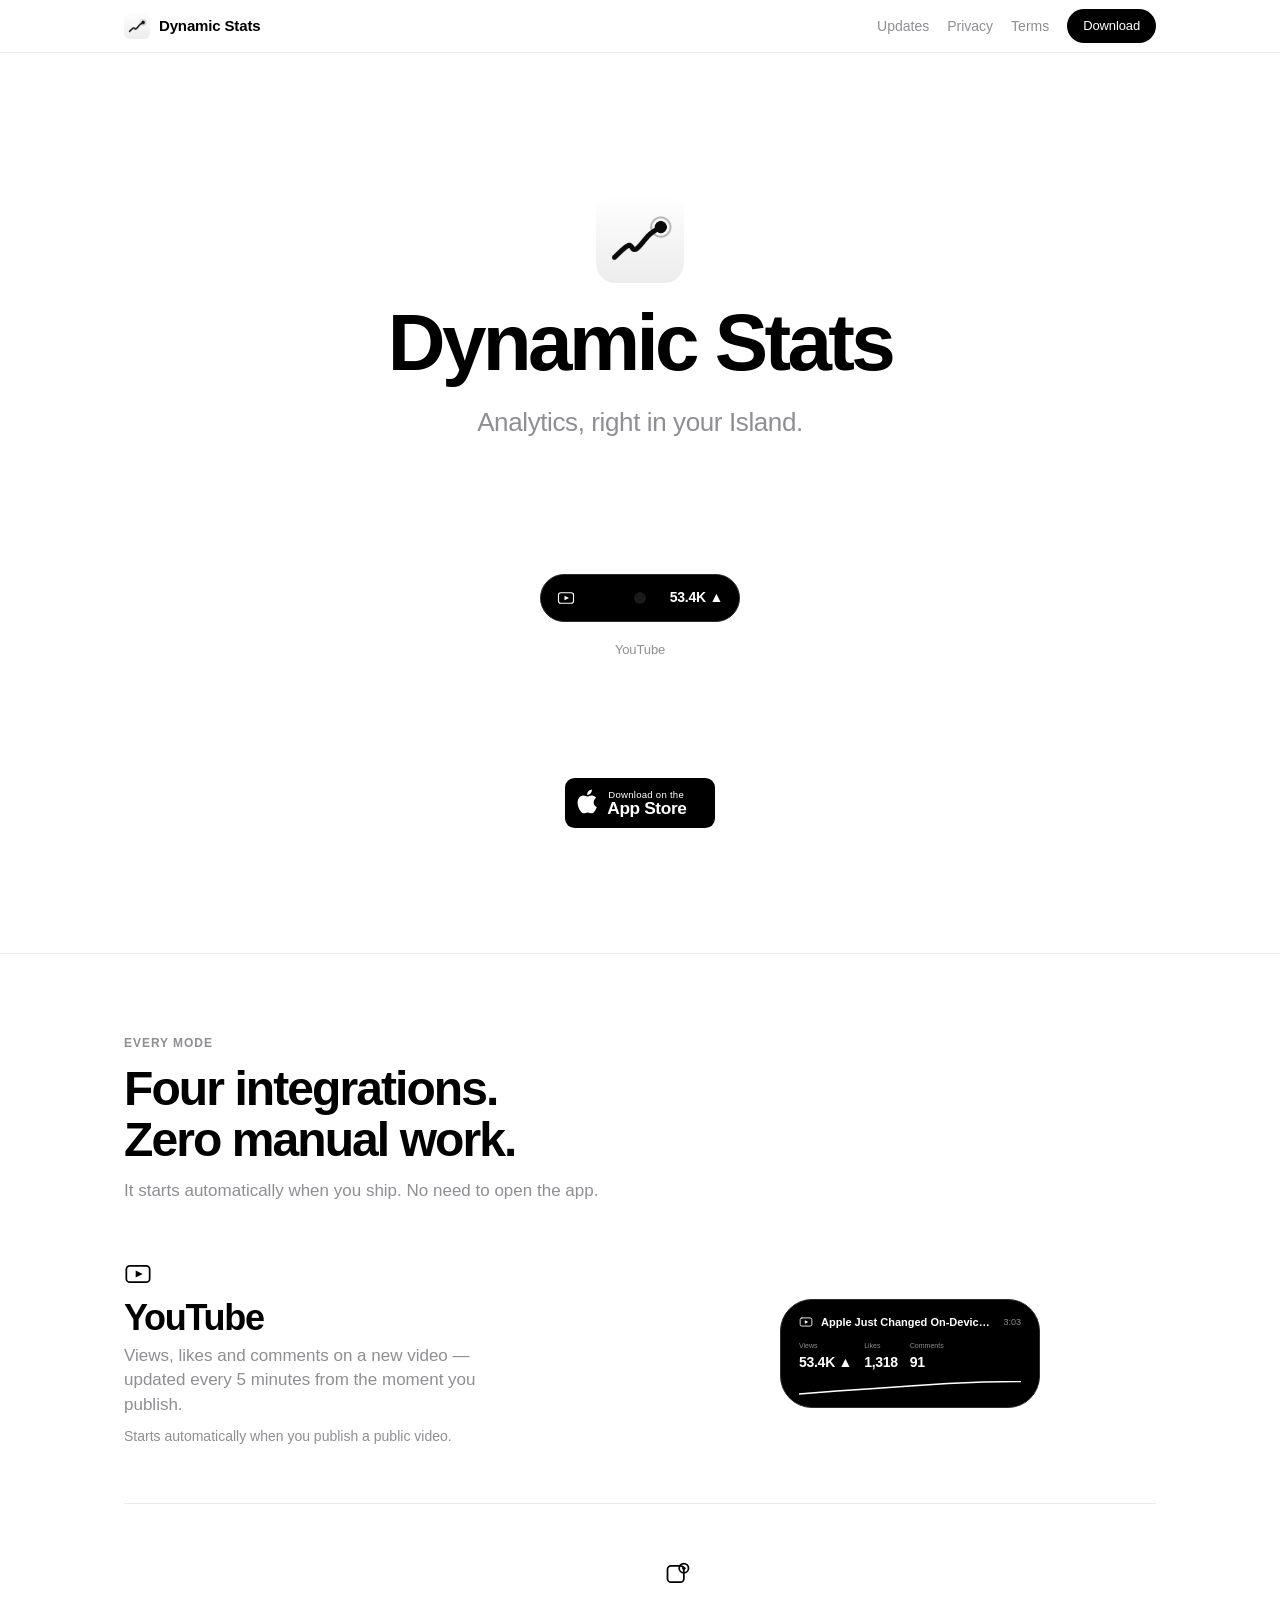
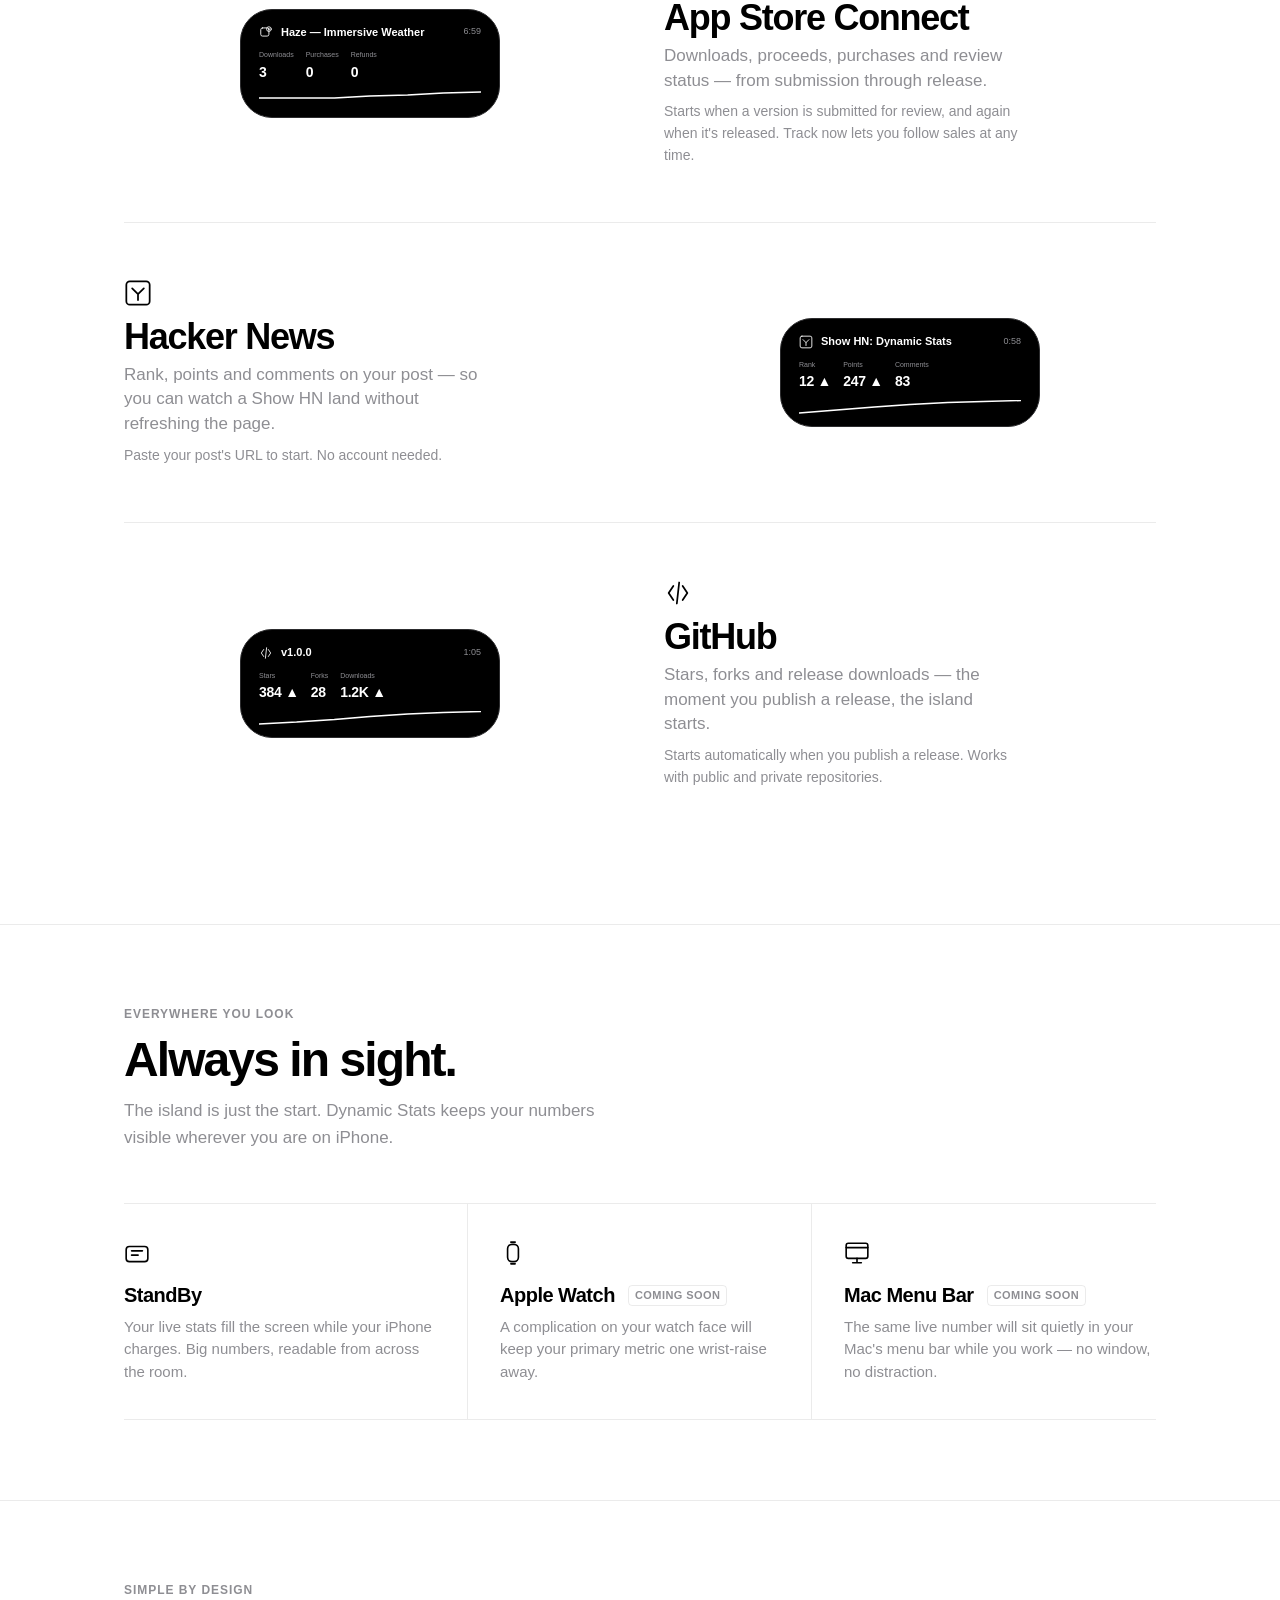
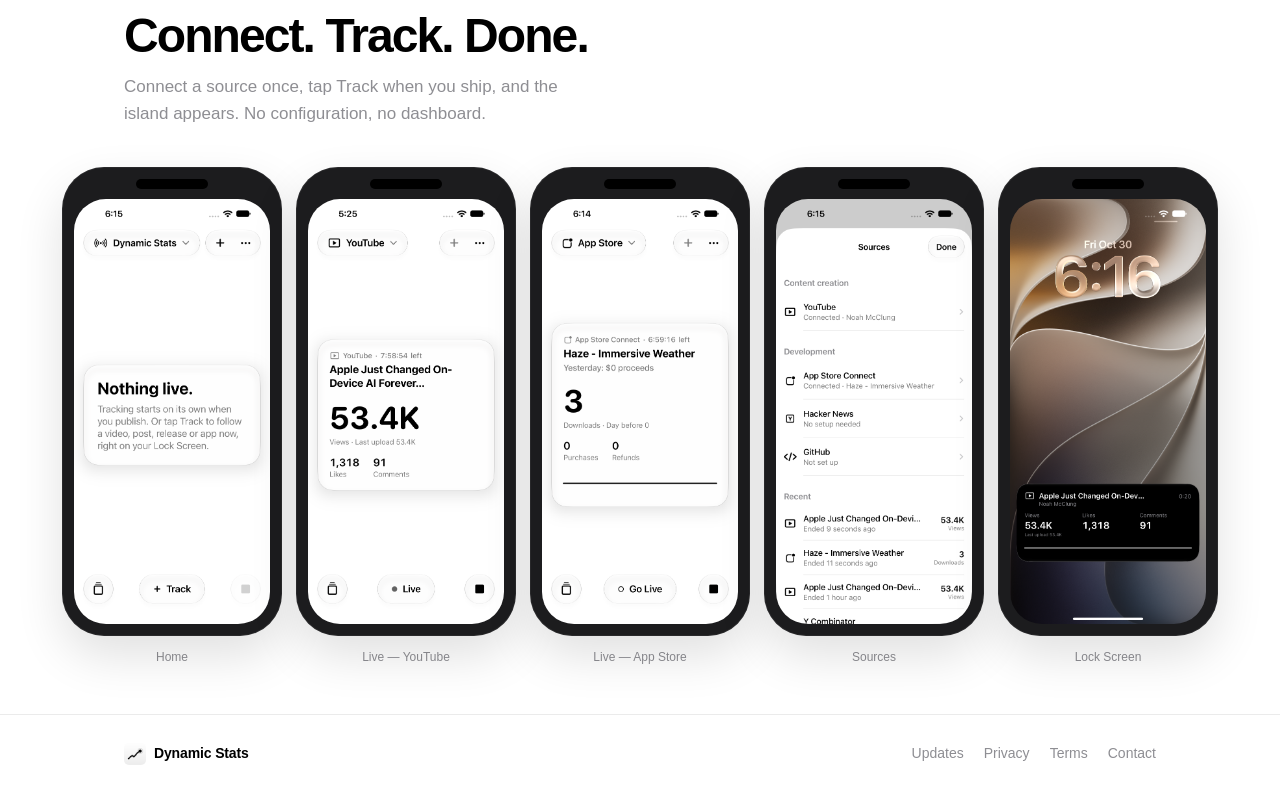
<file: index.html>
<!DOCTYPE html>
<html lang="en">
<head>
  <meta charset="UTF-8">
  <meta name="viewport" content="width=device-width, initial-scale=1">
  <title>Dynamic Stats — Analytics, right in your Island</title>
  <meta name="description" content="Dynamic Stats shows live analytics from YouTube, App Store Connect, Hacker News and GitHub directly in your iPhone's Dynamic Island.">

  <!-- Open Graph -->
  <meta property="og:type"        content="website">
  <meta property="og:title"       content="Dynamic Stats — Analytics, right in your Island">
  <meta property="og:description" content="Live views, likes, downloads and stars in your Dynamic Island. Four integrations. Zero distraction.">
  <meta property="og:image"       content="assets/app-icon.png">
  <meta name="twitter:card"       content="summary">

  <!-- Icons -->
  <link rel="icon"             type="image/png" href="assets/app-icon.png">
  <link rel="apple-touch-icon"                  href="assets/app-icon.png">

  <link rel="stylesheet" href="style.css">
  <script src="config.js"></script>
</head>
<body>

<!-- ═══════════════════════ NAV ═══════════════════════ -->
<nav class="nav" aria-label="Site navigation">
  <div class="nav-inner">
    <a href="index.html" class="nav-brand">
      <img src="assets/app-icon.png" alt="">
      Dynamic Stats
    </a>
    <div class="nav-links">
      <span class="nav-page-links" style="display:contents;">
        <a href="updates.html">Updates</a>
        <a href="privacy.html">Privacy</a>
        <a href="terms.html">Terms</a>
      </span>
      <a href="#" class="nav-download" id="nav-app-store-link" aria-label="Download on the App Store">Download</a>
    </div>
  </div>
</nav>

<!-- ═══════════════════════ HERO ═══════════════════════ -->
<section class="hero" aria-label="Hero">

  <div class="hero__identity">
    <img src="assets/app-icon.png" alt="Dynamic Stats app icon" class="hero__icon">
    <h1 class="hero__title">Dynamic Stats</h1>
    <p class="hero__tagline">Analytics, right in your Island.</p>
  </div>

  <!-- Animated Dynamic Island -->
  <div class="island-stage" aria-hidden="true">
    <div class="island" id="island" role="presentation">

      <!-- Compact state -->
      <div class="island__compact">
        <span class="island__compact-icon" id="island-compact-icon"></span>
        <span class="island__compact-value" id="island-compact-value"></span>
      </div>

      <!-- Expanded state -->
      <div class="island__expanded">
        <div class="island__top">
          <span class="island__top-icon" id="island-exp-icon"></span>
          <div class="island__center">
            <div class="island__center-title" id="island-title"></div>
            <div class="island__center-sub"   id="island-sub"></div>
          </div>
          <span class="island__timer" id="island-timer"></span>
        </div>
        <div class="island__metrics" id="island-metrics"></div>
        <div class="island__sparkline" id="island-sparkline"></div>
      </div>

    </div>
    <p class="island-label" id="island-label" aria-live="polite"></p>
  </div>

  <div class="badge-wrap">
    <a id="app-store-link" href="#" aria-label="Download Dynamic Stats on the App Store">
      <img src="assets/app-store-badge.svg" alt="Download on the App Store" width="156" height="52">
    </a>
  </div>

</section>

<!-- ═══════════════════════ MODES ═══════════════════════ -->
<section class="section" aria-labelledby="modes-heading">
  <div class="wrap">
    <p class="section-eyebrow reveal">Every mode</p>
    <h2 class="section-heading reveal" id="modes-heading">Four integrations.<br>Zero manual work.</h2>
    <p class="section-sub reveal">It starts automatically when you ship. No need to open the app.</p>

    <div class="modes-list">

      <!-- YouTube -->
      <div class="mode-row reveal">
        <div class="mode-info">
          <div class="mode-icon-wrap">
            <svg viewBox="0 0 24 24" fill="none" stroke="currentColor" stroke-width="1.5" stroke-linecap="round" stroke-linejoin="round" aria-hidden="true"><rect x="2" y="5" width="20" height="14" rx="3"/><polygon points="10,9 16,12 10,15" fill="currentColor" stroke="none"/></svg>
          </div>
          <h3 class="mode-name">YouTube</h3>
          <p class="mode-tagline">Views, likes and comments on a new video — updated every 5 minutes from the moment you publish.</p>
          <p class="mode-how">Starts automatically when you publish a public video.</p>
        </div>
        <div class="mode-visual">
          <div class="island-static" aria-hidden="true">
            <div class="island-static__top">
              <span class="island-static__icon"><svg viewBox="0 0 24 24" fill="none" stroke="currentColor" stroke-width="1.5" stroke-linecap="round" stroke-linejoin="round"><rect x="2" y="5" width="20" height="14" rx="3"/><polygon points="10,9 16,12 10,15" fill="currentColor" stroke="none"/></svg></span>
              <span class="island-static__title">Apple Just Changed On-Device AI…</span>
              <span class="island-static__timer">3:03</span>
            </div>
            <div class="island-static__metrics">
              <div class="island-static__metric"><span class="island-static__label">Views</span><span class="island-static__value">53.4K ▲</span></div>
              <div class="island-static__metric"><span class="island-static__label">Likes</span><span class="island-static__value">1,318</span></div>
              <div class="island-static__metric"><span class="island-static__label">Comments</span><span class="island-static__value">91</span></div>
            </div>
            <div class="island-static__sparkline"><svg viewBox="0 0 100 14" preserveAspectRatio="none"><polyline points="0,13 17,10 34,7.5 50,5 67,2.5 83,1 100,0.5"/></svg></div>
          </div>
        </div>
      </div>

      <!-- App Store Connect -->
      <div class="mode-row mode-row--flip reveal">
        <div class="mode-info">
          <div class="mode-icon-wrap">
            <svg viewBox="0 0 24 24" fill="none" stroke="currentColor" stroke-width="1.5" stroke-linecap="round" stroke-linejoin="round" aria-hidden="true"><rect x="3" y="5" width="14" height="14" rx="3"/><circle cx="17" cy="7" r="4" fill="none"/><circle cx="17" cy="7" r="1.5" fill="currentColor" stroke="none"/></svg>
          </div>
          <h3 class="mode-name">App Store Connect</h3>
          <p class="mode-tagline">Downloads, proceeds, purchases and review status — from submission through release.</p>
          <p class="mode-how">Starts when a version is submitted for review, and again when it's released. Track now lets you follow sales at any time.</p>
        </div>
        <div class="mode-visual">
          <div class="island-static" aria-hidden="true">
            <div class="island-static__top">
              <span class="island-static__icon"><svg viewBox="0 0 24 24" fill="none" stroke="currentColor" stroke-width="1.5" stroke-linecap="round" stroke-linejoin="round"><rect x="3" y="5" width="14" height="14" rx="3"/><circle cx="17" cy="7" r="4" fill="none"/><circle cx="17" cy="7" r="1.5" fill="currentColor" stroke="none"/></svg></span>
              <span class="island-static__title">Haze — Immersive Weather</span>
              <span class="island-static__timer">6:59</span>
            </div>
            <div class="island-static__metrics">
              <div class="island-static__metric"><span class="island-static__label">Downloads</span><span class="island-static__value">3</span></div>
              <div class="island-static__metric"><span class="island-static__label">Purchases</span><span class="island-static__value">0</span></div>
              <div class="island-static__metric"><span class="island-static__label">Refunds</span><span class="island-static__value">0</span></div>
            </div>
            <div class="island-static__sparkline"><svg viewBox="0 0 100 14" preserveAspectRatio="none"><polyline points="0,7 17,7 34,7 50,5 67,4 83,2 100,1"/></svg></div>
          </div>
        </div>
      </div>

      <!-- Hacker News -->
      <div class="mode-row reveal">
        <div class="mode-info">
          <div class="mode-icon-wrap">
            <svg viewBox="0 0 24 24" fill="none" stroke="currentColor" stroke-width="1.5" stroke-linecap="round" stroke-linejoin="round" aria-hidden="true"><rect x="2" y="2" width="20" height="20" rx="3"/><path d="M7 8l5 5 5-5M12 13v5" stroke-linecap="round" stroke-linejoin="round"/></svg>
          </div>
          <h3 class="mode-name">Hacker News</h3>
          <p class="mode-tagline">Rank, points and comments on your post — so you can watch a Show HN land without refreshing the page.</p>
          <p class="mode-how">Paste your post's URL to start. No account needed.</p>
        </div>
        <div class="mode-visual">
          <div class="island-static" aria-hidden="true">
            <div class="island-static__top">
              <span class="island-static__icon"><svg viewBox="0 0 24 24" fill="none" stroke="currentColor" stroke-width="1.5" stroke-linecap="round" stroke-linejoin="round"><rect x="2" y="2" width="20" height="20" rx="3"/><path d="M7 8l5 5 5-5M12 13v5" stroke-linecap="round" stroke-linejoin="round"/></svg></span>
              <span class="island-static__title">Show HN: Dynamic Stats</span>
              <span class="island-static__timer">0:58</span>
            </div>
            <div class="island-static__metrics">
              <div class="island-static__metric"><span class="island-static__label">Rank</span><span class="island-static__value">12 ▲</span></div>
              <div class="island-static__metric"><span class="island-static__label">Points</span><span class="island-static__value">247 ▲</span></div>
              <div class="island-static__metric"><span class="island-static__label">Comments</span><span class="island-static__value">83</span></div>
            </div>
            <div class="island-static__sparkline"><svg viewBox="0 0 100 14" preserveAspectRatio="none"><polyline points="0,13 17,10 34,7 50,4.5 67,2.5 83,1.5 100,0.5"/></svg></div>
          </div>
        </div>
      </div>

      <!-- GitHub -->
      <div class="mode-row mode-row--flip reveal">
        <div class="mode-info">
          <div class="mode-icon-wrap">
            <svg viewBox="0 0 24 24" fill="none" stroke="currentColor" stroke-width="1.5" stroke-linecap="round" stroke-linejoin="round" aria-hidden="true"><path d="M8 6L4 12l4 6"/><path d="M16 6l4 6-4 6"/><path d="M13 3l-2 18"/></svg>
          </div>
          <h3 class="mode-name">GitHub</h3>
          <p class="mode-tagline">Stars, forks and release downloads — the moment you publish a release, the island starts.</p>
          <p class="mode-how">Starts automatically when you publish a release. Works with public and private repositories.</p>
        </div>
        <div class="mode-visual">
          <div class="island-static" aria-hidden="true">
            <div class="island-static__top">
              <span class="island-static__icon"><svg viewBox="0 0 24 24" fill="none" stroke="currentColor" stroke-width="1.5" stroke-linecap="round" stroke-linejoin="round"><path d="M8 6L4 12l4 6"/><path d="M16 6l4 6-4 6"/><path d="M13 3l-2 18"/></svg></span>
              <span class="island-static__title">v1.0.0</span>
              <span class="island-static__timer">1:05</span>
            </div>
            <div class="island-static__metrics">
              <div class="island-static__metric"><span class="island-static__label">Stars</span><span class="island-static__value">384 ▲</span></div>
              <div class="island-static__metric"><span class="island-static__label">Forks</span><span class="island-static__value">28</span></div>
              <div class="island-static__metric"><span class="island-static__label">Downloads</span><span class="island-static__value">1.2K ▲</span></div>
            </div>
            <div class="island-static__sparkline"><svg viewBox="0 0 100 14" preserveAspectRatio="none"><polyline points="0,13 17,11 34,8.5 50,5.5 67,3 83,1.5 100,0.5"/></svg></div>
          </div>
        </div>
      </div>

    </div>
  </div>
</section>

<!-- ═══════════════════════ FEATURES ═══════════════════════ -->
<section class="section" aria-labelledby="features-heading">
  <div class="wrap">
    <p class="section-eyebrow reveal">Everywhere you look</p>
    <h2 class="section-heading reveal" id="features-heading">Always in sight.</h2>
    <p class="section-sub reveal">The island is just the start. Dynamic Stats keeps your numbers visible wherever you are on iPhone.</p>

    <div class="features-grid stagger">

      <div class="feature">
        <div class="feature__icon" aria-hidden="true">
          <svg viewBox="0 0 24 24" fill="none" stroke="currentColor" stroke-width="1.5" stroke-linecap="round" stroke-linejoin="round"><rect x="2" y="6" width="20" height="14" rx="3"/><path d="M7 10h10M7 14h6"/></svg>
        </div>
        <h3 class="feature__name">StandBy</h3>
        <p class="feature__desc">Your live stats fill the screen while your iPhone charges. Big numbers, readable from across the room.</p>
      </div>

      <div class="feature feature--coming-soon">
        <div class="feature__icon" aria-hidden="true">
          <svg viewBox="0 0 24 24" fill="none" stroke="currentColor" stroke-width="1.5" stroke-linecap="round" stroke-linejoin="round"><rect x="7" y="4" width="10" height="16" rx="4"/><path d="M10 2h4M10 22h4"/></svg>
        </div>
        <h3 class="feature__name">Apple Watch <span class="coming-soon-badge">Coming Soon</span></h3>
        <p class="feature__desc">A complication on your watch face will keep your primary metric one wrist-raise away.</p>
      </div>

      <div class="feature feature--coming-soon">
        <div class="feature__icon" aria-hidden="true">
          <svg viewBox="0 0 24 24" fill="none" stroke="currentColor" stroke-width="1.5" stroke-linecap="round" stroke-linejoin="round"><rect x="2" y="3" width="20" height="14" rx="2"/><path d="M2 7h20"/><path d="M8 21h8M12 17v4"/></svg>
        </div>
        <h3 class="feature__name">Mac Menu Bar <span class="coming-soon-badge">Coming Soon</span></h3>
        <p class="feature__desc">The same live number will sit quietly in your Mac's menu bar while you work — no window, no distraction.</p>
      </div>

    </div>
  </div>
</section>

<!-- ═══════════════════════ SCREENSHOTS ═══════════════════════ -->
<section class="section" aria-labelledby="screenshots-heading" style="padding-bottom: 0;">
  <div class="wrap">
    <p class="section-eyebrow reveal">Simple by design</p>
    <h2 class="section-heading reveal" id="screenshots-heading">Connect. Track. Done.</h2>
    <p class="section-sub reveal">Connect a source once, tap Track when you ship, and the island appears. No configuration, no dashboard.</p>
  </div>

  <div class="screenshots-scroll" aria-label="App screenshots">
    <div class="screenshots-inner" role="list">

      <div class="iphone-wrap" role="listitem">
        <div class="iphone">
          <div class="iphone__notch"></div>
          <div class="iphone__screen">
            <img src="assets/screenshots/home.png" alt="App home screen">
          </div>
        </div>
        <p class="iphone-caption">Home</p>
      </div>

      <div class="iphone-wrap" role="listitem">
        <div class="iphone">
          <div class="iphone__notch"></div>
          <div class="iphone__screen">
            <img src="assets/screenshots/youtube.png" alt="YouTube tracking: 53.4K views, 1,318 likes, 91 comments">
          </div>
        </div>
        <p class="iphone-caption">Live — YouTube</p>
      </div>

      <div class="iphone-wrap" role="listitem">
        <div class="iphone">
          <div class="iphone__notch"></div>
          <div class="iphone__screen">
            <img src="assets/screenshots/tracking.png" alt="App Store Connect tracking: 3 downloads, 0 purchases, 0 refunds">
          </div>
        </div>
        <p class="iphone-caption">Live — App Store</p>
      </div>

      <div class="iphone-wrap" role="listitem">
        <div class="iphone">
          <div class="iphone__notch"></div>
          <div class="iphone__screen">
            <img src="assets/screenshots/sources.png" alt="Sources screen showing connected integrations">
          </div>
        </div>
        <p class="iphone-caption">Sources</p>
      </div>

      <div class="iphone-wrap" role="listitem">
        <div class="iphone">
          <div class="iphone__notch"></div>
          <div class="iphone__screen">
            <img src="assets/screenshots/lock-screen.png" alt="Lock Screen with Live Activity showing 53.4K views">
          </div>
        </div>
        <p class="iphone-caption">Lock Screen</p>
      </div>

    </div>
  </div>
</section>

<!-- ═══════════════════════ FOOTER ═══════════════════════ -->
<footer>
  <div class="wrap footer-inner">
    <span class="footer-brand">
      <img src="assets/app-icon.png" alt="">
      Dynamic Stats
    </span>
    <nav class="footer-links" aria-label="Footer navigation">
      <a href="updates.html">Updates</a>
      <a href="privacy.html">Privacy</a>
      <a href="terms.html">Terms</a>
      <a href="mailto:noah_mcclung@icloud.com">Contact</a>
    </nav>
  </div>
</footer>

<script>
  // ── App Store links ─────────────────────────────────────────
  document.getElementById('app-store-link').href     = APP_STORE_URL;
  document.getElementById('nav-app-store-link').href = APP_STORE_URL;

  // ── Scroll reveal ────────────────────────────────────────────
  const io = new IntersectionObserver((entries) => {
    entries.forEach(e => {
      if (e.isIntersecting) { e.target.classList.add('in-view'); io.unobserve(e.target); }
    });
  }, { threshold: 0.12 });

  document.querySelectorAll('.reveal, .stagger').forEach(el => io.observe(el));

  // ── Dynamic Island animation ─────────────────────────────────
  const ICONS = {
    youtube:    `<svg viewBox="0 0 24 24" fill="none" stroke="currentColor" stroke-width="1.5" stroke-linecap="round" stroke-linejoin="round"><rect x="2" y="5" width="20" height="14" rx="3"/><polygon points="10,9 16,12 10,15" fill="currentColor" stroke="none"/></svg>`,
    appstore:   `<svg viewBox="0 0 24 24" fill="none" stroke="currentColor" stroke-width="1.5" stroke-linecap="round" stroke-linejoin="round"><rect x="3" y="5" width="14" height="14" rx="3"/><circle cx="17" cy="7" r="4" fill="none"/><circle cx="17" cy="7" r="1.5" fill="currentColor" stroke="none"/></svg>`,
    hackernews: `<svg viewBox="0 0 24 24" fill="none" stroke="currentColor" stroke-width="1.5" stroke-linecap="round" stroke-linejoin="round"><rect x="2" y="2" width="20" height="20" rx="3"/><path d="M7 8l5 5 5-5M12 13v5" stroke-linecap="round" stroke-linejoin="round"/></svg>`,
    github:     `<svg viewBox="0 0 24 24" fill="none" stroke="currentColor" stroke-width="1.5" stroke-linecap="round" stroke-linejoin="round"><path d="M8 6L4 12l4 6"/><path d="M16 6l4 6-4 6"/><path d="M13 3l-2 18"/></svg>`,
  };

  const MODES = [
    {
      id: 'youtube', label: 'YouTube',
      title: 'Apple Just Changed On-Device AI…', sub: 'noah', timer: '3:03',
      compactVal: '53.4K ▲',
      metrics: [
        { label: 'Views',    val: 53400, trend: ' ▲' },
        { label: 'Likes',    val: 1318,  trend: ''   },
        { label: 'Comments', val: 91,    trend: ''   },
      ],
      sparkline: [0, 4000, 12000, 24000, 36000, 47000, 53400],
    },
    {
      id: 'appstore', label: 'App Store Connect',
      title: 'Haze — Immersive Weather', sub: 'Sales & downloads', timer: '6:59',
      compactVal: '3',
      metrics: [
        { label: 'Downloads', val: 3, trend: '' },
        { label: 'Purchases', val: 0, trend: '' },
        { label: 'Refunds',   val: 0, trend: '' },
      ],
      sparkline: [0, 0, 0, 1, 2, 3, 3],
    },
    {
      id: 'hackernews', label: 'Hacker News',
      title: 'Show HN: Dynamic Stats', sub: 'news.ycombinator.com', timer: '0:58',
      compactVal: '247 ▲',
      metrics: [
        { label: 'Rank',     val: 12,  trend: ' ▲' },
        { label: 'Points',   val: 247, trend: ' ▲' },
        { label: 'Comments', val: 83,  trend: ''   },
      ],
      sparkline: [0, 40, 90, 150, 200, 230, 247],
    },
    {
      id: 'github', label: 'GitHub',
      title: 'v1.0.0', sub: 'noahmcclung/dynamic-stats', timer: '1:05',
      compactVal: '384 ▲',
      metrics: [
        { label: 'Stars',     val: 384,  trend: ' ▲' },
        { label: 'Forks',     val: 28,   trend: ''   },
        { label: 'Downloads', val: 1200, trend: ' ▲' },
      ],
      sparkline: [0, 50, 120, 220, 300, 355, 384],
    },
  ];

  function fmt(n) {
    if (n >= 10000) return (n / 1000).toFixed(1).replace(/\.0$/, '') + 'K';
    if (n >= 1000)  return (n / 1000).toFixed(1) + 'K';
    return n.toString();
  }

  function sparklineSvg(values) {
    if (!values || values.length < 2) return '';
    const lo = Math.min(...values), hi = Math.max(...values);
    const span = hi - lo || 1;
    const W = 100, H = 12, pad = 1;
    const pts = values.map((v, i) => {
      const x = (i / (values.length - 1)) * W;
      const y = pad + (H - 2 * pad) * (1 - (v - lo) / span);
      return `${x.toFixed(1)},${y.toFixed(1)}`;
    }).join(' ');
    return `<svg viewBox="0 0 ${W} ${H}" preserveAspectRatio="none"><polyline points="${pts}"/></svg>`;
  }

  function countUp(el, target, trend, duration) {
    const start = performance.now();
    function step(now) {
      const t = Math.min((now - start) / duration, 1);
      const ease = 1 - Math.pow(1 - t, 3);
      el.textContent = fmt(Math.round(target * ease)) + trend;
      if (t < 1) requestAnimationFrame(step);
    }
    requestAnimationFrame(step);
  }

  const island     = document.getElementById('island');
  const cIcon      = document.getElementById('island-compact-icon');
  const cVal       = document.getElementById('island-compact-value');
  const eIcon      = document.getElementById('island-exp-icon');
  const eTitle     = document.getElementById('island-title');
  const eSub       = document.getElementById('island-sub');
  const eTimer     = document.getElementById('island-timer');
  const eMetrics   = document.getElementById('island-metrics');
  const eSparkline = document.getElementById('island-sparkline');
  const labelEl    = document.getElementById('island-label');

  let modeIdx = 0;
  const reducedMotion = window.matchMedia('(prefers-reduced-motion: reduce)').matches;

  function setCompact(mode) {
    cIcon.innerHTML  = ICONS[mode.id];
    cVal.textContent = mode.compactVal;
  }

  function setExpanded(mode) {
    eIcon.innerHTML    = ICONS[mode.id];
    eTitle.textContent = mode.title;
    eSub.textContent   = mode.sub;
    eTimer.textContent = mode.timer;
    eMetrics.innerHTML = mode.metrics.map(m =>
      `<div class="island__metric">
         <div class="island__metric-label">${m.label}</div>
         <div class="island__metric-value" data-target="${m.val}" data-trend="${m.trend}">${fmt(m.val)}${m.trend}</div>
       </div>`
    ).join('');
    eSparkline.innerHTML = sparklineSvg(mode.sparkline);
  }

  function runCycle() {
    if (reducedMotion) {
      const mode = MODES[0];
      setExpanded(mode);
      labelEl.textContent = mode.label;
      island.classList.add('is-expanded');
      return;
    }

    const mode = MODES[modeIdx];
    island.classList.remove('is-expanded');
    setCompact(mode);
    labelEl.textContent = mode.label;

    setTimeout(() => {
      island.classList.add('is-expanded');
      setExpanded(mode);

      setTimeout(() => {
        island.querySelectorAll('.island__metric-value').forEach(el => {
          countUp(el, parseInt(el.dataset.target, 10), el.dataset.trend, 1400);
        });
      }, 280);

      setTimeout(() => {
        island.classList.remove('is-expanded');
        modeIdx = (modeIdx + 1) % MODES.length;
        setTimeout(runCycle, 650);
      }, 3600);

    }, 2000);
  }

  setTimeout(runCycle, 800);
</script>

</body>
</html>
</file>
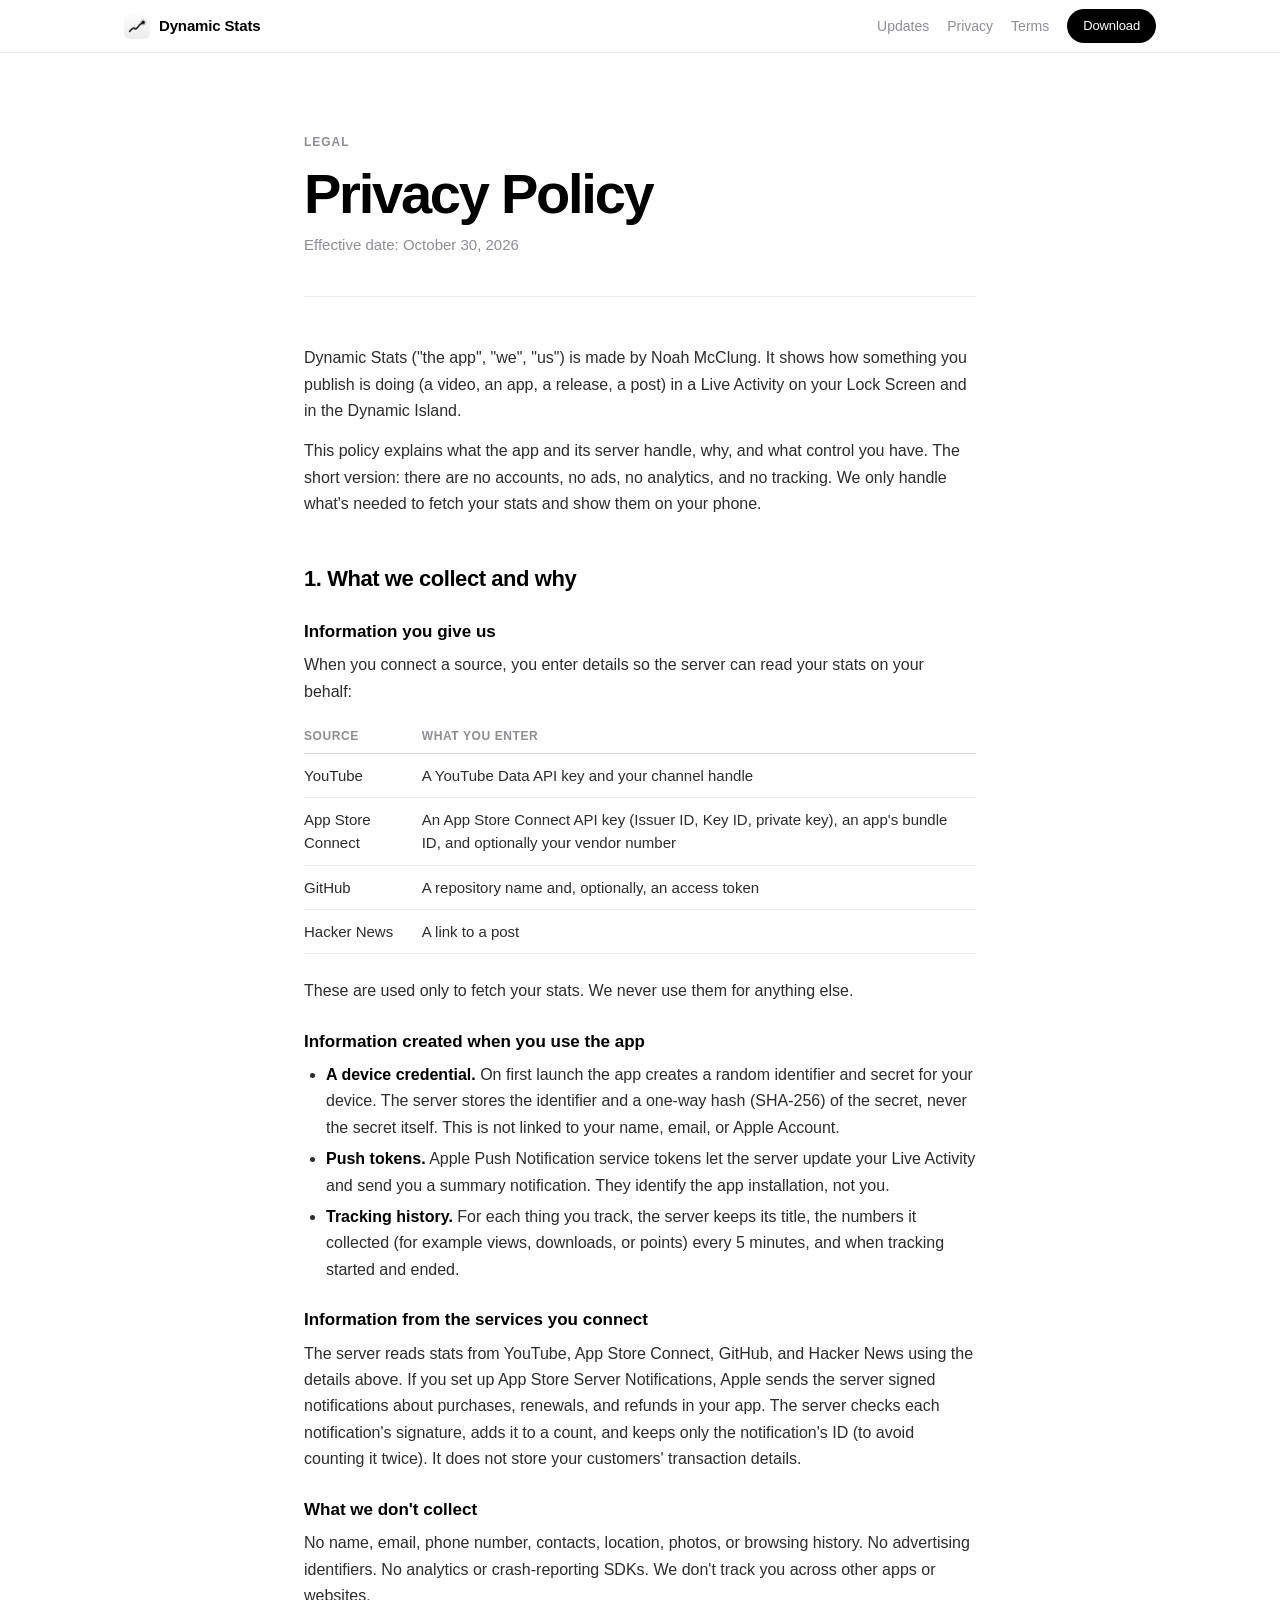
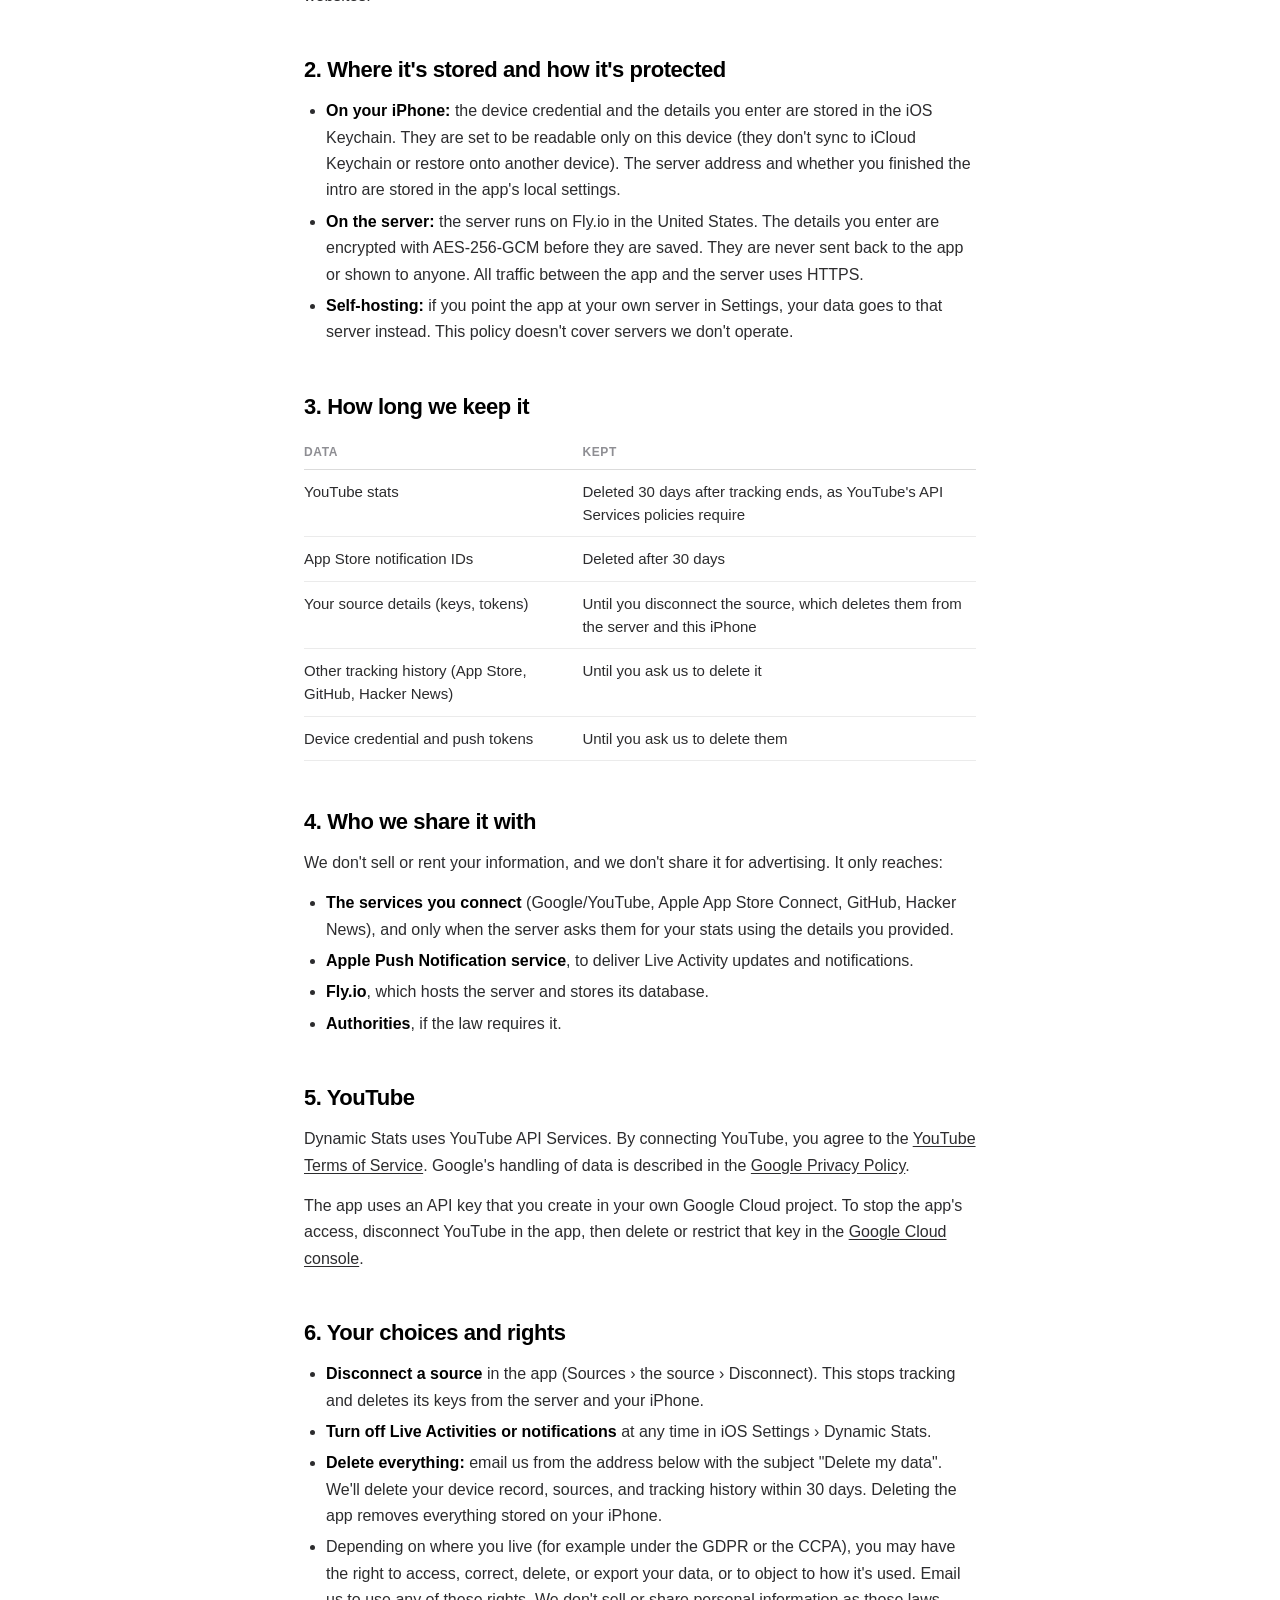
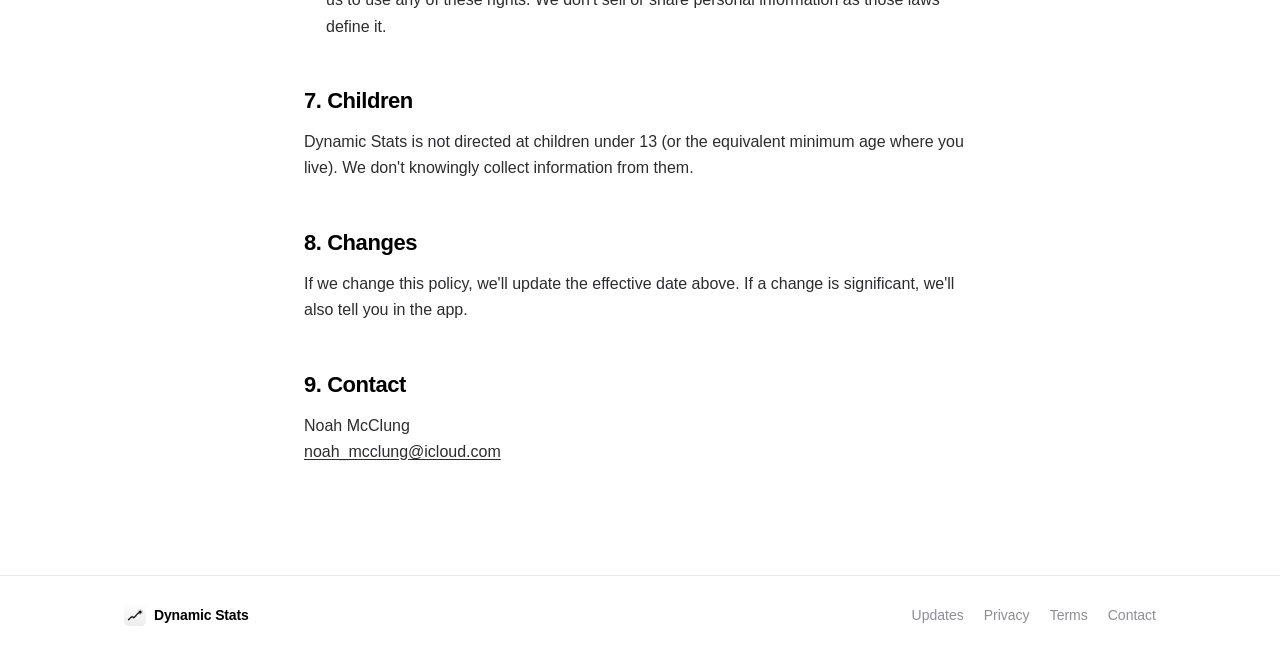
<file: privacy.html>
<!DOCTYPE html>
<html lang="en">
<head>
  <meta charset="UTF-8">
  <meta name="viewport" content="width=device-width, initial-scale=1">
  <title>Privacy Policy — Dynamic Stats</title>
  <meta name="description" content="Dynamic Stats privacy policy. No accounts, no ads, no analytics, no tracking.">
  <meta property="og:title"       content="Privacy Policy — Dynamic Stats">
  <meta property="og:description" content="No accounts, no ads, no analytics, no tracking.">
  <link rel="icon"             type="image/png" href="assets/app-icon.png">
  <link rel="apple-touch-icon"                  href="assets/app-icon.png">
  <link rel="stylesheet" href="style.css">
  <script src="config.js"></script>
</head>
<body>

<nav class="nav" aria-label="Site navigation">
  <div class="nav-inner">
    <a href="index.html" class="nav-brand">
      <img src="assets/app-icon.png" alt="">
      Dynamic Stats
    </a>
    <div class="nav-links">
      <span class="nav-page-links" style="display:contents;">
        <a href="updates.html">Updates</a>
        <a href="privacy.html">Privacy</a>
        <a href="terms.html">Terms</a>
      </span>
      <a href="#" class="nav-download" id="nav-app-store-link" aria-label="Download on the App Store">Download</a>
    </div>
  </div>
</nav>
<script>document.getElementById('nav-app-store-link').href = APP_STORE_URL;</script>

<div class="wrap--narrow">

  <div class="legal-hero">
    <p class="legal-hero__eyebrow">Legal</p>
    <h1 class="legal-hero__title">Privacy Policy</h1>
    <p class="legal-hero__date">Effective date: October 30, 2026</p>
  </div>

  <div class="legal-content">

    <p>Dynamic Stats ("the app", "we", "us") is made by Noah McClung. It shows how something you publish is doing (a video, an app, a release, a post) in a Live Activity on your Lock Screen and in the Dynamic Island.</p>
    <p>This policy explains what the app and its server handle, why, and what control you have. The short version: there are no accounts, no ads, no analytics, and no tracking. We only handle what's needed to fetch your stats and show them on your phone.</p>

    <h2>1. What we collect and why</h2>

    <h3>Information you give us</h3>
    <p>When you connect a source, you enter details so the server can read your stats on your behalf:</p>
    <table>
      <thead><tr><th>Source</th><th>What you enter</th></tr></thead>
      <tbody>
        <tr><td>YouTube</td><td>A YouTube Data API key and your channel handle</td></tr>
        <tr><td>App Store Connect</td><td>An App Store Connect API key (Issuer ID, Key ID, private key), an app's bundle ID, and optionally your vendor number</td></tr>
        <tr><td>GitHub</td><td>A repository name and, optionally, an access token</td></tr>
        <tr><td>Hacker News</td><td>A link to a post</td></tr>
      </tbody>
    </table>
    <p>These are used only to fetch your stats. We never use them for anything else.</p>

    <h3>Information created when you use the app</h3>
    <ul>
      <li><strong>A device credential.</strong> On first launch the app creates a random identifier and secret for your device. The server stores the identifier and a one-way hash (SHA-256) of the secret, never the secret itself. This is not linked to your name, email, or Apple Account.</li>
      <li><strong>Push tokens.</strong> Apple Push Notification service tokens let the server update your Live Activity and send you a summary notification. They identify the app installation, not you.</li>
      <li><strong>Tracking history.</strong> For each thing you track, the server keeps its title, the numbers it collected (for example views, downloads, or points) every 5 minutes, and when tracking started and ended.</li>
    </ul>

    <h3>Information from the services you connect</h3>
    <p>The server reads stats from YouTube, App Store Connect, GitHub, and Hacker News using the details above. If you set up App Store Server Notifications, Apple sends the server signed notifications about purchases, renewals, and refunds in your app. The server checks each notification's signature, adds it to a count, and keeps only the notification's ID (to avoid counting it twice). It does not store your customers' transaction details.</p>

    <h3>What we don't collect</h3>
    <p>No name, email, phone number, contacts, location, photos, or browsing history. No advertising identifiers. No analytics or crash-reporting SDKs. We don't track you across other apps or websites.</p>

    <h2>2. Where it's stored and how it's protected</h2>
    <ul>
      <li><strong>On your iPhone:</strong> the device credential and the details you enter are stored in the iOS Keychain. They are set to be readable only on this device (they don't sync to iCloud Keychain or restore onto another device). The server address and whether you finished the intro are stored in the app's local settings.</li>
      <li><strong>On the server:</strong> the server runs on Fly.io in the United States. The details you enter are encrypted with AES-256-GCM before they are saved. They are never sent back to the app or shown to anyone. All traffic between the app and the server uses HTTPS.</li>
      <li><strong>Self-hosting:</strong> if you point the app at your own server in Settings, your data goes to that server instead. This policy doesn't cover servers we don't operate.</li>
    </ul>

    <h2>3. How long we keep it</h2>
    <table>
      <thead><tr><th>Data</th><th>Kept</th></tr></thead>
      <tbody>
        <tr><td>YouTube stats</td><td>Deleted 30 days after tracking ends, as YouTube's API Services policies require</td></tr>
        <tr><td>App Store notification IDs</td><td>Deleted after 30 days</td></tr>
        <tr><td>Your source details (keys, tokens)</td><td>Until you disconnect the source, which deletes them from the server and this iPhone</td></tr>
        <tr><td>Other tracking history (App Store, GitHub, Hacker News)</td><td>Until you ask us to delete it</td></tr>
        <tr><td>Device credential and push tokens</td><td>Until you ask us to delete them</td></tr>
      </tbody>
    </table>

    <h2>4. Who we share it with</h2>
    <p>We don't sell or rent your information, and we don't share it for advertising. It only reaches:</p>
    <ul>
      <li><strong>The services you connect</strong> (Google/YouTube, Apple App Store Connect, GitHub, Hacker News), and only when the server asks them for your stats using the details you provided.</li>
      <li><strong>Apple Push Notification service</strong>, to deliver Live Activity updates and notifications.</li>
      <li><strong>Fly.io</strong>, which hosts the server and stores its database.</li>
      <li><strong>Authorities</strong>, if the law requires it.</li>
    </ul>

    <h2>5. YouTube</h2>
    <p>Dynamic Stats uses YouTube API Services. By connecting YouTube, you agree to the <a href="https://www.youtube.com/t/terms">YouTube Terms of Service</a>. Google's handling of data is described in the <a href="https://policies.google.com/privacy">Google Privacy Policy</a>.</p>
    <p>The app uses an API key that you create in your own Google Cloud project. To stop the app's access, disconnect YouTube in the app, then delete or restrict that key in the <a href="https://console.cloud.google.com/apis/credentials">Google Cloud console</a>.</p>

    <h2>6. Your choices and rights</h2>
    <ul>
      <li><strong>Disconnect a source</strong> in the app (Sources › the source › Disconnect). This stops tracking and deletes its keys from the server and your iPhone.</li>
      <li><strong>Turn off Live Activities or notifications</strong> at any time in iOS Settings › Dynamic Stats.</li>
      <li><strong>Delete everything:</strong> email us from the address below with the subject "Delete my data". We'll delete your device record, sources, and tracking history within 30 days. Deleting the app removes everything stored on your iPhone.</li>
      <li>Depending on where you live (for example under the GDPR or the CCPA), you may have the right to access, correct, delete, or export your data, or to object to how it's used. Email us to use any of these rights. We don't sell or share personal information as those laws define it.</li>
    </ul>

    <h2>7. Children</h2>
    <p>Dynamic Stats is not directed at children under 13 (or the equivalent minimum age where you live). We don't knowingly collect information from them.</p>

    <h2>8. Changes</h2>
    <p>If we change this policy, we'll update the effective date above. If a change is significant, we'll also tell you in the app.</p>

    <h2>9. Contact</h2>
    <p>Noah McClung<br><a href="mailto:noah_mcclung@icloud.com">noah_mcclung@icloud.com</a></p>

  </div>
</div>

<footer>
  <div class="wrap footer-inner">
    <span class="footer-brand">
      <img src="assets/app-icon.png" alt="">
      Dynamic Stats
    </span>
    <nav class="footer-links" aria-label="Footer navigation">
      <a href="updates.html">Updates</a>
      <a href="privacy.html">Privacy</a>
      <a href="terms.html">Terms</a>
      <a href="mailto:noah_mcclung@icloud.com">Contact</a>
    </nav>
  </div>
</footer>

</body>
</html>
</file>
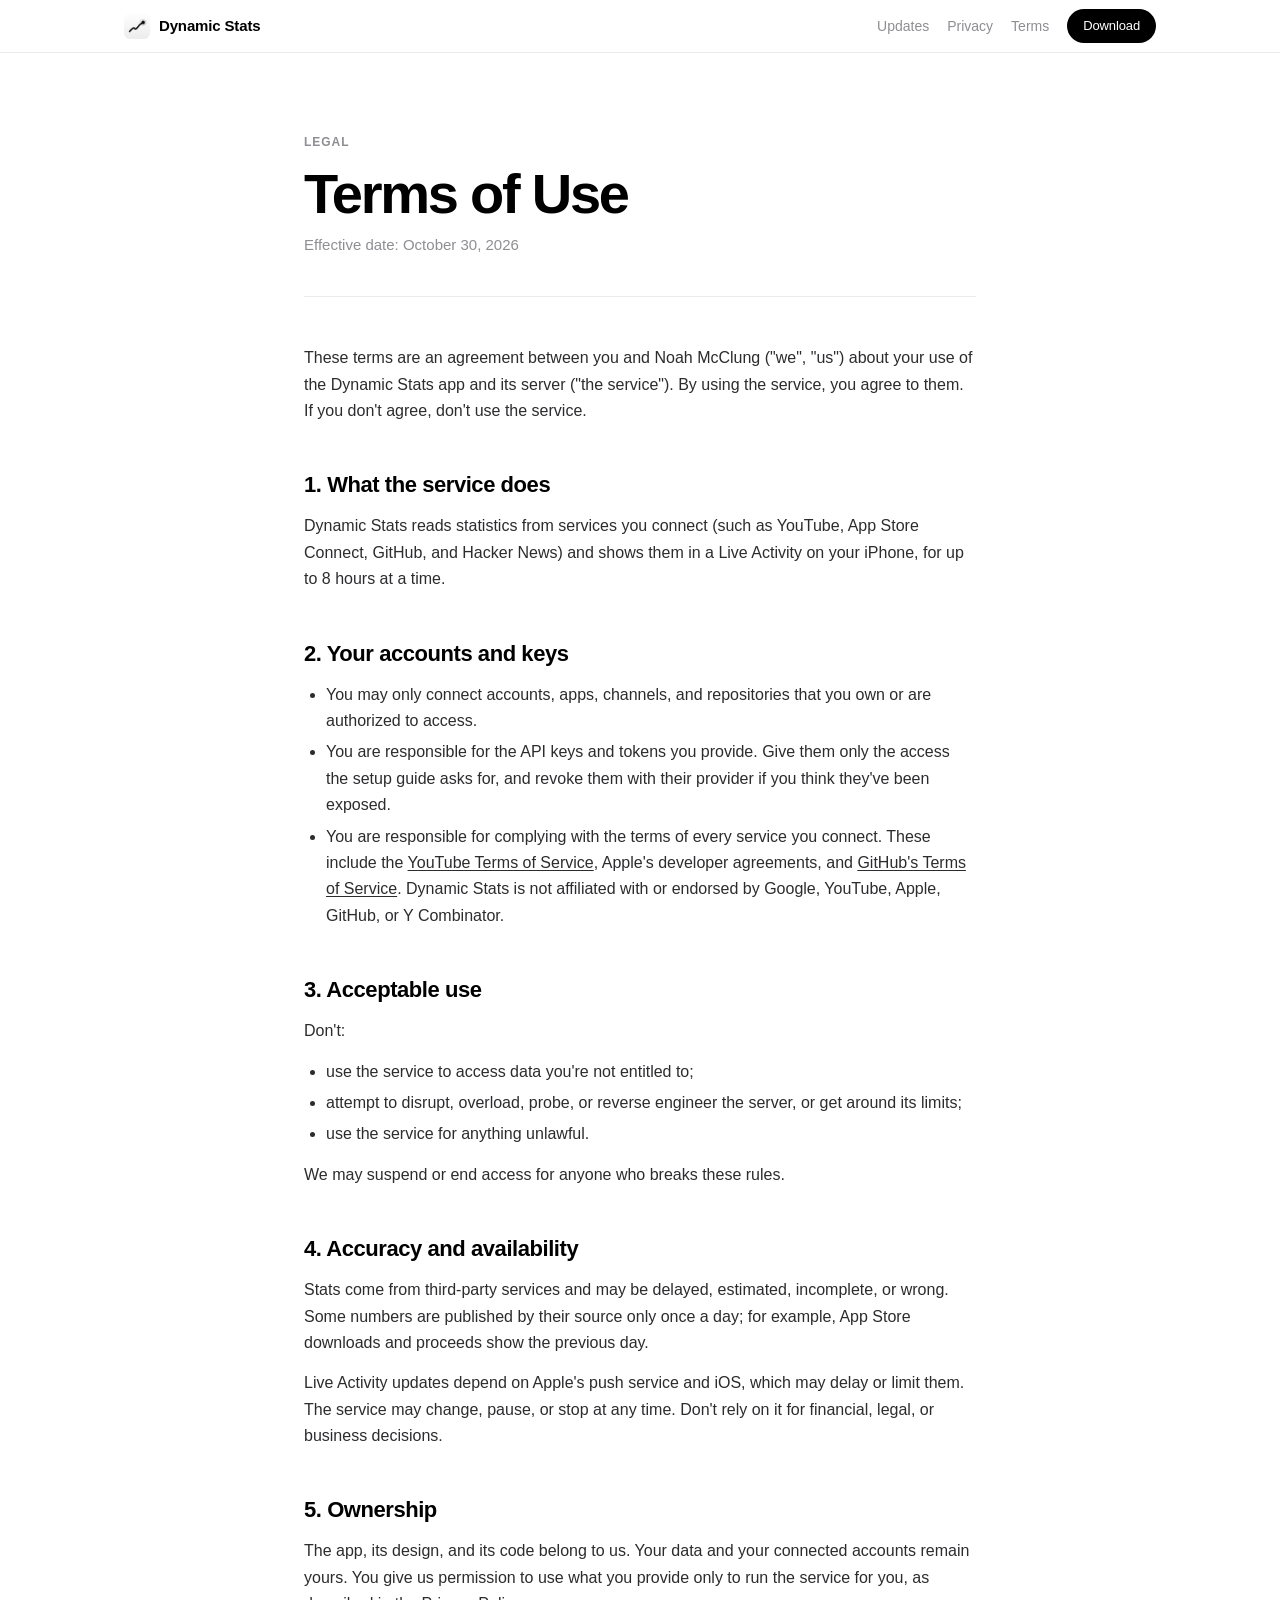
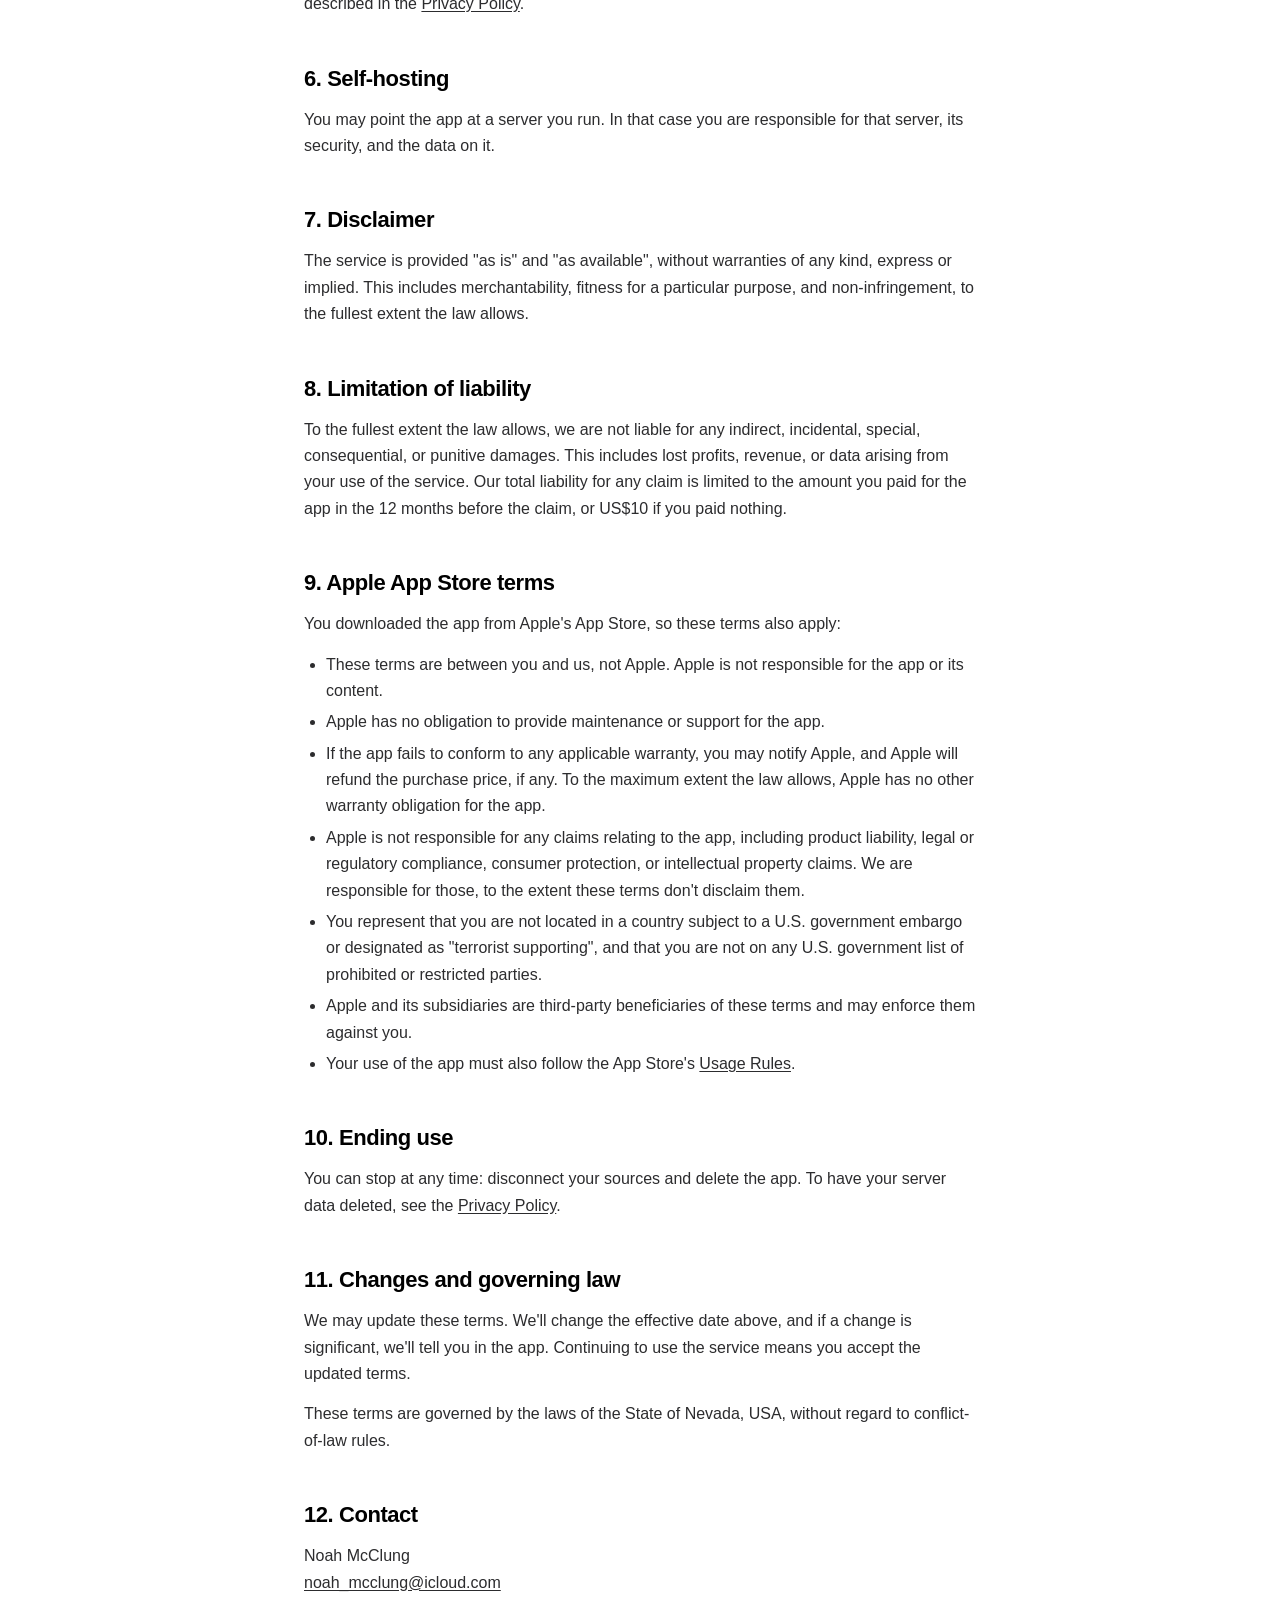
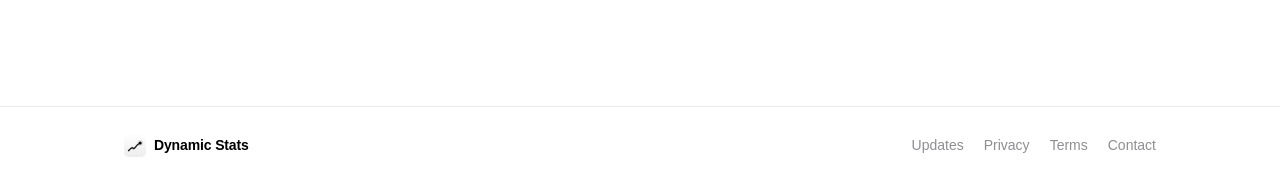
<file: terms.html>
<!DOCTYPE html>
<html lang="en">
<head>
  <meta charset="UTF-8">
  <meta name="viewport" content="width=device-width, initial-scale=1">
  <title>Terms of Use — Dynamic Stats</title>
  <meta name="description" content="Dynamic Stats terms of use.">
  <meta property="og:title"       content="Terms of Use — Dynamic Stats">
  <meta property="og:description" content="Terms of use for the Dynamic Stats app.">
  <link rel="icon"             type="image/png" href="assets/app-icon.png">
  <link rel="apple-touch-icon"                  href="assets/app-icon.png">
  <link rel="stylesheet" href="style.css">
  <script src="config.js"></script>
</head>
<body>

<nav class="nav" aria-label="Site navigation">
  <div class="nav-inner">
    <a href="index.html" class="nav-brand">
      <img src="assets/app-icon.png" alt="">
      Dynamic Stats
    </a>
    <div class="nav-links">
      <span class="nav-page-links" style="display:contents;">
        <a href="updates.html">Updates</a>
        <a href="privacy.html">Privacy</a>
        <a href="terms.html">Terms</a>
      </span>
      <a href="#" class="nav-download" id="nav-app-store-link" aria-label="Download on the App Store">Download</a>
    </div>
  </div>
</nav>
<script>document.getElementById('nav-app-store-link').href = APP_STORE_URL;</script>

<div class="wrap--narrow">

  <div class="legal-hero">
    <p class="legal-hero__eyebrow">Legal</p>
    <h1 class="legal-hero__title">Terms of Use</h1>
    <p class="legal-hero__date">Effective date: October 30, 2026</p>
  </div>

  <div class="legal-content">

    <p>These terms are an agreement between you and Noah McClung ("we", "us") about your use of the Dynamic Stats app and its server ("the service"). By using the service, you agree to them. If you don't agree, don't use the service.</p>

    <h2>1. What the service does</h2>
    <p>Dynamic Stats reads statistics from services you connect (such as YouTube, App Store Connect, GitHub, and Hacker News) and shows them in a Live Activity on your iPhone, for up to 8 hours at a time.</p>

    <h2>2. Your accounts and keys</h2>
    <ul>
      <li>You may only connect accounts, apps, channels, and repositories that you own or are authorized to access.</li>
      <li>You are responsible for the API keys and tokens you provide. Give them only the access the setup guide asks for, and revoke them with their provider if you think they've been exposed.</li>
      <li>You are responsible for complying with the terms of every service you connect. These include the <a href="https://www.youtube.com/t/terms">YouTube Terms of Service</a>, Apple's developer agreements, and <a href="https://docs.github.com/site-policy/github-terms/github-terms-of-service">GitHub's Terms of Service</a>. Dynamic Stats is not affiliated with or endorsed by Google, YouTube, Apple, GitHub, or Y Combinator.</li>
    </ul>

    <h2>3. Acceptable use</h2>
    <p>Don't:</p>
    <ul>
      <li>use the service to access data you're not entitled to;</li>
      <li>attempt to disrupt, overload, probe, or reverse engineer the server, or get around its limits;</li>
      <li>use the service for anything unlawful.</li>
    </ul>
    <p>We may suspend or end access for anyone who breaks these rules.</p>

    <h2>4. Accuracy and availability</h2>
    <p>Stats come from third-party services and may be delayed, estimated, incomplete, or wrong. Some numbers are published by their source only once a day; for example, App Store downloads and proceeds show the previous day.</p>
    <p>Live Activity updates depend on Apple's push service and iOS, which may delay or limit them. The service may change, pause, or stop at any time. Don't rely on it for financial, legal, or business decisions.</p>

    <h2>5. Ownership</h2>
    <p>The app, its design, and its code belong to us. Your data and your connected accounts remain yours. You give us permission to use what you provide only to run the service for you, as described in the <a href="privacy.html">Privacy Policy</a>.</p>

    <h2>6. Self-hosting</h2>
    <p>You may point the app at a server you run. In that case you are responsible for that server, its security, and the data on it.</p>

    <h2>7. Disclaimer</h2>
    <p>The service is provided "as is" and "as available", without warranties of any kind, express or implied. This includes merchantability, fitness for a particular purpose, and non-infringement, to the fullest extent the law allows.</p>

    <h2>8. Limitation of liability</h2>
    <p>To the fullest extent the law allows, we are not liable for any indirect, incidental, special, consequential, or punitive damages. This includes lost profits, revenue, or data arising from your use of the service. Our total liability for any claim is limited to the amount you paid for the app in the 12 months before the claim, or US$10 if you paid nothing.</p>

    <h2>9. Apple App Store terms</h2>
    <p>You downloaded the app from Apple's App Store, so these terms also apply:</p>
    <ul>
      <li>These terms are between you and us, not Apple. Apple is not responsible for the app or its content.</li>
      <li>Apple has no obligation to provide maintenance or support for the app.</li>
      <li>If the app fails to conform to any applicable warranty, you may notify Apple, and Apple will refund the purchase price, if any. To the maximum extent the law allows, Apple has no other warranty obligation for the app.</li>
      <li>Apple is not responsible for any claims relating to the app, including product liability, legal or regulatory compliance, consumer protection, or intellectual property claims. We are responsible for those, to the extent these terms don't disclaim them.</li>
      <li>You represent that you are not located in a country subject to a U.S. government embargo or designated as "terrorist supporting", and that you are not on any U.S. government list of prohibited or restricted parties.</li>
      <li>Apple and its subsidiaries are third-party beneficiaries of these terms and may enforce them against you.</li>
      <li>Your use of the app must also follow the App Store's <a href="https://www.apple.com/legal/internet-services/itunes/us/terms.html">Usage Rules</a>.</li>
    </ul>

    <h2>10. Ending use</h2>
    <p>You can stop at any time: disconnect your sources and delete the app. To have your server data deleted, see the <a href="privacy.html">Privacy Policy</a>.</p>

    <h2>11. Changes and governing law</h2>
    <p>We may update these terms. We'll change the effective date above, and if a change is significant, we'll tell you in the app. Continuing to use the service means you accept the updated terms.</p>
    <p>These terms are governed by the laws of the State of Nevada, USA, without regard to conflict-of-law rules.</p>

    <h2>12. Contact</h2>
    <p>Noah McClung<br><a href="mailto:noah_mcclung@icloud.com">noah_mcclung@icloud.com</a></p>

  </div>
</div>

<footer>
  <div class="wrap footer-inner">
    <span class="footer-brand">
      <img src="assets/app-icon.png" alt="">
      Dynamic Stats
    </span>
    <nav class="footer-links" aria-label="Footer navigation">
      <a href="updates.html">Updates</a>
      <a href="privacy.html">Privacy</a>
      <a href="terms.html">Terms</a>
      <a href="mailto:noah_mcclung@icloud.com">Contact</a>
    </nav>
  </div>
</footer>

</body>
</html>
</file>
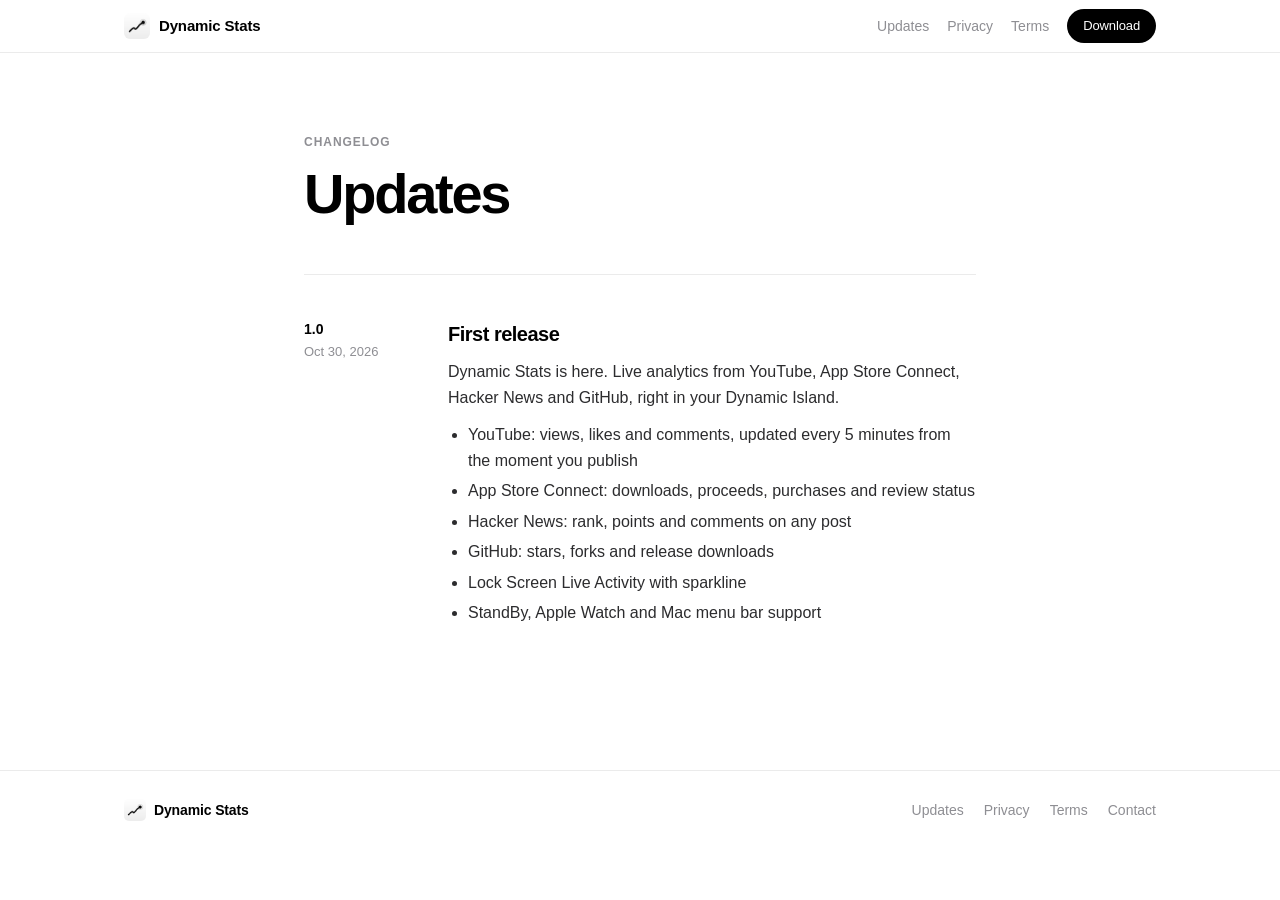
<file: updates.html>
<!DOCTYPE html>
<html lang="en">
<head>
  <meta charset="UTF-8">
  <meta name="viewport" content="width=device-width, initial-scale=1">
  <title>Updates — Dynamic Stats</title>
  <meta name="description" content="What's new in Dynamic Stats.">
  <meta property="og:title"       content="Updates — Dynamic Stats">
  <meta property="og:description" content="What's new in Dynamic Stats.">
  <link rel="icon"             type="image/png" href="assets/app-icon.png">
  <link rel="apple-touch-icon"                  href="assets/app-icon.png">
  <link rel="stylesheet" href="style.css">
  <script src="config.js"></script>
</head>
<body>

<nav class="nav" aria-label="Site navigation">
  <div class="nav-inner">
    <a href="index.html" class="nav-brand">
      <img src="assets/app-icon.png" alt="">
      Dynamic Stats
    </a>
    <div class="nav-links">
      <span class="nav-page-links" style="display:contents;">
        <a href="updates.html">Updates</a>
        <a href="privacy.html">Privacy</a>
        <a href="terms.html">Terms</a>
      </span>
      <a href="#" class="nav-download" id="nav-app-store-link" aria-label="Download on the App Store">Download</a>
    </div>
  </div>
</nav>
<script>document.getElementById('nav-app-store-link').href = APP_STORE_URL;</script>

<div class="wrap--narrow">

  <div class="legal-hero">
    <p class="legal-hero__eyebrow">Changelog</p>
    <h1 class="legal-hero__title">Updates</h1>
  </div>

  <div class="updates-list" id="updates-list">
    <!-- Populated by JavaScript from updates.json -->
    <noscript>
      <div class="update">
        <div class="update__meta">
          <div class="update__version">1.0</div>
          <div class="update__date">Oct 30, 2026</div>
        </div>
        <div class="update__content">
          <h3>First release</h3>
          <p>Dynamic Stats is here. Live analytics in your Dynamic Island.</p>
        </div>
      </div>
    </noscript>
  </div>

</div>

<footer>
  <div class="wrap footer-inner">
    <span class="footer-brand">
      <img src="assets/app-icon.png" alt="">
      Dynamic Stats
    </span>
    <nav class="footer-links" aria-label="Footer navigation">
      <a href="updates.html">Updates</a>
      <a href="privacy.html">Privacy</a>
      <a href="terms.html">Terms</a>
      <a href="mailto:noah_mcclung@icloud.com">Contact</a>
    </nav>
  </div>
</footer>

<script>
  function formatDate(iso) {
    const d = new Date(iso + 'T00:00:00');
    return d.toLocaleDateString('en-US', { month: 'short', day: 'numeric', year: 'numeric' });
  }

  fetch('updates.json')
    .then(r => r.json())
    .then(entries => {
      const list = document.getElementById('updates-list');
      list.innerHTML = '';
      // Newest first — the JSON should be authored newest-first too, but sort as a safeguard
      entries
        .slice()
        .sort((a, b) => b.date.localeCompare(a.date))
        .forEach(entry => {
          const bulletsHtml = entry.bullets && entry.bullets.length
            ? `<ul>${entry.bullets.map(b => `<li>${b}</li>`).join('')}</ul>`
            : '';
          const bodyHtml = entry.body
            ? `<p>${entry.body}</p>`
            : '';
          list.insertAdjacentHTML('beforeend', `
            <div class="update">
              <div class="update__meta">
                <div class="update__version">${entry.version}</div>
                <div class="update__date">${formatDate(entry.date)}</div>
              </div>
              <div class="update__content">
                <h3>${entry.title}</h3>
                ${bodyHtml}
                ${bulletsHtml}
              </div>
            </div>
          `);
        });
    })
    .catch(() => {
      // fetch fails on file:// (browser blocks cross-origin requests)
      // Serve the site from a local server or GitHub Pages to see the changelog.
      document.getElementById('updates-list').innerHTML =
        '<p style="padding:40px 0;color:var(--label)">Open this page from a web server (or GitHub Pages) to see the changelog.</p>';
    });
</script>

</body>
</html>
</file>
<file: style.css>
/* ─── Reset ──────────────────────────────────────────────────────────── */
*, *::before, *::after { box-sizing: border-box; margin: 0; padding: 0; }

/* ─── Tokens ─────────────────────────────────────────────────────────── */
:root {
  --black:          #000000;
  --white:          #ffffff;
  --label:          #8E8E93;
  --border:         rgba(0, 0, 0, 0.08);
  --border-strong:  rgba(0, 0, 0, 0.14);
  --island-bg:      #000000;
  --island-border:  #2C2C2E;
  --font:    -apple-system, "SF Pro Display", "SF Pro Text", "Helvetica Neue", sans-serif;
  --mono:    "SF Mono", ui-monospace, "Courier New", monospace;
}

/* ─── Base ───────────────────────────────────────────────────────────── */
html { scroll-behavior: smooth; }

body {
  background: var(--white);
  color: var(--black);
  font-family: var(--font);
  font-size: 17px;
  line-height: 1.5;
  -webkit-font-smoothing: antialiased;
  -moz-osx-font-smoothing: grayscale;
  overflow-x: hidden;
}

img, svg { display: block; }
a  { color: inherit; text-decoration: none; }

/* ─── Layout ─────────────────────────────────────────────────────────── */
.wrap        { max-width: 1080px; margin: 0 auto; padding: 0 24px; }
.wrap--narrow{ max-width:  720px; margin: 0 auto; padding: 0 24px; }

/* ─── Nav ────────────────────────────────────────────────────────────── */
.nav {
  position: sticky;
  top: 0;
  z-index: 100;
  background: rgba(255, 255, 255, 0.88);
  backdrop-filter: blur(20px) saturate(180%);
  -webkit-backdrop-filter: blur(20px) saturate(180%);
  border-bottom: 1px solid var(--border);
}
.nav-inner {
  max-width: 1080px;
  margin: 0 auto;
  padding: 0 24px;
  height: 52px;
  display: flex;
  align-items: center;
  justify-content: space-between;
}
.nav-brand {
  display: flex;
  align-items: center;
  gap: 9px;
  font-size: 15px;
  font-weight: 600;
  letter-spacing: -0.01em;
}
.nav-brand img {
  width: 26px;
  height: 26px;
  border-radius: 6px;
}
.nav-links {
  display: flex;
  align-items: center;
  gap: 18px;
}
.nav-links a {
  font-size: 14px;
  color: var(--label);
  transition: color 0.15s;
}
.nav-links a:hover { color: var(--black); }
.nav-links .nav-download {
  background: var(--black);
  color: var(--white);
  padding: 7px 16px;
  border-radius: 100px;
  font-size: 13px;
  font-weight: 500;
  letter-spacing: -0.01em;
  transition: opacity 0.15s;
}
.nav-links .nav-download:hover { color: var(--white); opacity: 0.72; }
@media (max-width: 520px) {
  .nav-links .nav-page-links { display: none; }
}

/* ─── Hero ───────────────────────────────────────────────────────────── */
.hero {
  min-height: 100svh;
  display: flex;
  flex-direction: column;
  align-items: center;
  justify-content: center;
  padding: 96px 24px 72px;
  text-align: center;
}

.hero__identity {
  display: flex;
  flex-direction: column;
  align-items: center;
  gap: 20px;
}

.hero__icon {
  width: 88px;
  height: 88px;
  border-radius: 20px;
}

.hero__title {
  font-size: clamp(42px, 9vw, 80px);
  font-weight: 700;
  letter-spacing: -0.045em;
  line-height: 1;
}

.hero__tagline {
  font-size: clamp(19px, 3.5vw, 26px);
  color: var(--label);
  font-weight: 400;
  letter-spacing: -0.015em;
}

/* ─── Island stage (hero centerpiece) ───────────────────────────────── */
.island-stage {
  margin-top: 64px;
  display: flex;
  flex-direction: column;
  align-items: center;
  min-height: 220px;
  justify-content: center;
  width: 100%;
}

/* ─── The Dynamic Island ─────────────────────────────────────────────── */
.island {
  position: relative;
  background: var(--island-bg);
  border: 1px solid var(--island-border);
  border-radius: 100px;
  color: #fff;
  overflow: hidden;
  width: 200px;
  height: 48px;
  transition:
    width  0.55s cubic-bezier(0.34, 1.56, 0.64, 1),
    height 0.55s cubic-bezier(0.34, 1.56, 0.64, 1),
    border-radius 0.55s cubic-bezier(0.34, 1.56, 0.64, 1);
  will-change: width, height;
}

.island.is-expanded {
  width: min(380px, calc(100vw - 48px));
  height: 158px;
  border-radius: 44px;
}

/* Camera dot */
.island::before {
  content: "";
  position: absolute;
  top: 50%;
  left: 50%;
  transform: translate(-50%, -50%);
  width: 12px;
  height: 12px;
  background: #1a1a1a;
  border-radius: 50%;
  z-index: 10;
  pointer-events: none;
  transition: opacity 0.25s;
}
.island.is-expanded::before { opacity: 0; }

/* ── Compact layer ── */
.island__compact {
  position: absolute;
  inset: 0;
  display: flex;
  align-items: center;
  justify-content: space-between;
  padding: 0 16px;
  opacity: 1;
  transition: opacity 0.15s;
  pointer-events: auto;
}
.island.is-expanded .island__compact {
  opacity: 0;
  pointer-events: none;
}

.island__compact-icon {
  display: flex;
  align-items: center;
  flex-shrink: 0;
}
.island__compact-icon svg { width: 18px; height: 18px; color: #fff; }

.island__compact-value {
  font-size: 14px;
  font-weight: 600;
  font-variant-numeric: tabular-nums;
  letter-spacing: -0.02em;
  color: #fff;
}

/* ── Expanded layer ── */
.island__expanded {
  position: absolute;
  inset: 0;
  display: flex;
  flex-direction: column;
  padding: 14px 20px 12px;
  opacity: 0;
  transition: opacity 0.2s 0.18s;
  pointer-events: none;
}
.island.is-expanded .island__expanded {
  opacity: 1;
  pointer-events: auto;
}

.island__top {
  display: flex;
  align-items: center;
  justify-content: space-between;
  margin-bottom: 10px;
  flex-shrink: 0;
}

.island__top-icon svg  { width: 17px; height: 17px; color: #fff; flex-shrink: 0; }

.island__center {
  flex: 1;
  min-width: 0;
  text-align: center;
  padding: 0 6px;
}
.island__center-title {
  font-size: 12px;
  font-weight: 600;
  color: #fff;
  white-space: nowrap;
  overflow: hidden;
  text-overflow: ellipsis;
  line-height: 1.25;
}
.island__center-sub {
  font-size: 9px;
  color: #8E8E93;
  white-space: nowrap;
  overflow: hidden;
  text-overflow: ellipsis;
  margin-top: 1px;
}

.island__timer {
  font-size: 10px;
  font-weight: 500;
  color: #8E8E93;
  font-variant-numeric: tabular-nums;
  white-space: nowrap;
  flex-shrink: 0;
}

.island__metrics {
  display: flex;
  padding: 0 4px;
  flex-shrink: 0;
  gap: 2px;
}

.island__metric {
  flex: 1;
  min-width: 0;
}
.island__metric-label {
  font-size: 8px;
  color: #8E8E93;
  white-space: nowrap;
  overflow: hidden;
  text-overflow: ellipsis;
}
.island__metric-value {
  font-size: 16px;
  font-weight: 600;
  color: #fff;
  font-variant-numeric: tabular-nums;
  letter-spacing: -0.02em;
  white-space: nowrap;
  line-height: 1.15;
}

.island__sparkline {
  margin-top: 8px;
  padding: 0 4px;
  flex-shrink: 0;
  height: 18px;
}
.island__sparkline svg {
  width: 100%;
  height: 100%;
  overflow: visible;
}
.island__sparkline polyline {
  fill: none;
  stroke: #fff;
  stroke-width: 1.5;
  stroke-linecap: round;
  stroke-linejoin: round;
}

/* Mode label below island */
.island-label {
  margin-top: 18px;
  font-size: 13px;
  color: var(--label);
  letter-spacing: -0.01em;
  height: 18px;
  transition: opacity 0.3s;
}

@media (max-height: 700px) {
  .hero { padding-top: 56px; padding-bottom: 40px; }
  .island-stage { margin-top: 36px; min-height: 180px; }
  .badge-wrap { margin-top: 32px; }
  .hero__icon { width: 68px; height: 68px; }
  .hero__title { font-size: clamp(36px, 9vw, 72px); }
}

/* ─── App Store badge ────────────────────────────────────────────────── */
.badge-wrap {
  margin-top: 52px;
}
.badge-wrap a {
  display: inline-block;
  transition: opacity 0.15s;
}
.badge-wrap a:hover  { opacity: 0.72; }
.badge-wrap a:active { opacity: 0.5;  }
.badge-wrap img { height: 50px; width: auto; }

/* ─── Section defaults ───────────────────────────────────────────────── */
.section { padding: 80px 0; border-top: 1px solid var(--border); }

.section-eyebrow {
  font-size: 12px;
  font-weight: 600;
  letter-spacing: 0.08em;
  text-transform: uppercase;
  color: var(--label);
  margin-bottom: 12px;
}
.section-heading {
  font-size: clamp(28px, 5vw, 48px);
  font-weight: 700;
  letter-spacing: -0.04em;
  line-height: 1.06;
  margin-bottom: 12px;
}
.section-sub {
  font-size: 17px;
  color: var(--label);
  line-height: 1.55;
  max-width: 480px;
}

/* ─── Scroll reveal ──────────────────────────────────────────────────── */
.reveal {
  opacity: 0;
  transform: translateY(22px);
  transition:
    opacity  0.6s cubic-bezier(0.25, 0, 0, 1),
    transform 0.6s cubic-bezier(0.25, 0, 0, 1);
}
.reveal.in-view { opacity: 1; transform: none; }

.stagger > * {
  opacity: 0;
  transform: translateY(18px);
  transition:
    opacity  0.5s cubic-bezier(0.25, 0, 0, 1),
    transform 0.5s cubic-bezier(0.25, 0, 0, 1);
}
.stagger.in-view > *:nth-child(1) { opacity:1; transform:none; transition-delay:0s;    }
.stagger.in-view > *:nth-child(2) { opacity:1; transform:none; transition-delay:0.07s; }
.stagger.in-view > *:nth-child(3) { opacity:1; transform:none; transition-delay:0.14s; }
.stagger.in-view > *:nth-child(4) { opacity:1; transform:none; transition-delay:0.21s; }
.stagger.in-view > *:nth-child(5) { opacity:1; transform:none; transition-delay:0.28s; }

/* ─── See it live ────────────────────────────────────────────────────── */
.live-grid {
  display: grid;
  grid-template-columns: repeat(2, 1fr);
  gap: 1px;
  margin-top: 40px;
  background: var(--border);
  border-radius: 20px;
  overflow: hidden;
  border: 1px solid var(--border);
}
@media (min-width: 640px) {
  .live-grid { grid-template-columns: repeat(4, 1fr); }
}

.live-cell {
  background: var(--white);
  aspect-ratio: 9 / 18;
  position: relative;
  overflow: hidden;
  display: flex;
  align-items: flex-end;
  padding: 14px;
}
.live-cell video {
  position: absolute;
  inset: 0;
  width: 100%;
  height: 100%;
  object-fit: cover;
}
.live-cell__placeholder {
  position: absolute;
  inset: 0;
  display: flex;
  flex-direction: column;
  align-items: center;
  justify-content: center;
  gap: 10px;
  background: #F2F2F7;
}
.live-cell__placeholder svg { width: 32px; height: 32px; color: #C7C7CC; }
.live-cell__placeholder-text { font-size: 11px; color: #AEAEB2; text-align: center; line-height: 1.4; }

.live-cell__label {
  position: relative;
  z-index: 2;
  font-size: 11px;
  font-weight: 600;
  letter-spacing: 0.04em;
  text-transform: uppercase;
  color: var(--label);
  background: rgba(255,255,255,0.88);
  backdrop-filter: blur(8px);
  -webkit-backdrop-filter: blur(8px);
  padding: 4px 10px;
  border-radius: 100px;
}

/* ─── Modes list ─────────────────────────────────────────────────────── */
.modes-list { margin-top: 56px; }

.mode-row {
  display: grid;
  grid-template-columns: 1fr 1fr;
  gap: 48px;
  align-items: center;
  padding: 56px 0;
  border-top: 1px solid var(--border);
}
.mode-row:first-child { border-top: none; padding-top: 0; }

.mode-row--flip .mode-info  { order: 2; }
.mode-row--flip .mode-visual{ order: 1; }

@media (max-width: 640px) {
  .mode-row { grid-template-columns: 1fr; gap: 28px; }
  .mode-row--flip .mode-info  { order: 1; }
  .mode-row--flip .mode-visual{ order: 2; }
}

.mode-info { display: flex; flex-direction: column; gap: 6px; }

.mode-icon-wrap { color: var(--black); margin-bottom: 4px; }
.mode-icon-wrap svg { width: 28px; height: 28px; }

.mode-name {
  font-size: clamp(24px, 4vw, 36px);
  font-weight: 700;
  letter-spacing: -0.035em;
  line-height: 1.1;
}
.mode-tagline {
  font-size: 17px;
  color: var(--label);
  line-height: 1.45;
  max-width: 360px;
}
.mode-how {
  font-size: 14px;
  color: var(--label);
  line-height: 1.55;
  max-width: 360px;
  margin-top: 2px;
}

/* Static mini island inside mode row */
.mode-visual { display: flex; justify-content: center; }

.island-static {
  background: var(--island-bg);
  border: 1px solid var(--island-border);
  border-radius: 32px;
  color: #fff;
  padding: 14px 18px 12px;
  width: 260px;
  max-width: 100%;
}
.island-static__top {
  display: flex;
  align-items: center;
  gap: 8px;
  margin-bottom: 10px;
}
.island-static__icon svg { width: 14px; height: 14px; color: #fff; }
.island-static__title {
  font-size: 11px;
  font-weight: 600;
  color: #fff;
  flex: 1;
  white-space: nowrap;
  overflow: hidden;
  text-overflow: ellipsis;
}
.island-static__timer { font-size: 9px; color: #8E8E93; font-variant-numeric: tabular-nums; }

.island-static__metrics { display: flex; gap: 12px; margin-bottom: 8px; }
.island-static__metric { display: flex; flex-direction: column; gap: 1px; min-width: 0; }
.island-static__label { font-size: 7px; color: #8E8E93; }
.island-static__value {
  font-size: 14px;
  font-weight: 600;
  color: #fff;
  font-variant-numeric: tabular-nums;
  letter-spacing: -0.02em;
  white-space: nowrap;
}

.island-static__sparkline { height: 14px; }
.island-static__sparkline svg { width: 100%; height: 100%; }
.island-static__sparkline polyline {
  fill: none;
  stroke: #fff;
  stroke-width: 1.5;
  stroke-linecap: round;
  stroke-linejoin: round;
}

/* ─── Features (StandBy etc.) ────────────────────────────────────────── */
.features-grid {
  display: grid;
  grid-template-columns: repeat(3, 1fr);
  gap: 0;
  margin-top: 52px;
  border-top: 1px solid var(--border);
}
@media (max-width: 640px) {
  .features-grid { grid-template-columns: 1fr; }
}

.feature {
  padding: 36px 0;
  border-bottom: 1px solid var(--border);
}
.features-grid .feature:not(:last-child) {
  border-right: 1px solid var(--border);
  padding-right: 32px;
}
.features-grid .feature + .feature { padding-left: 32px; }

@media (max-width: 640px) {
  .features-grid .feature:not(:last-child) { border-right: none; padding-right: 0; }
  .features-grid .feature + .feature { padding-left: 0; }
}

.feature__icon { color: var(--black); margin-bottom: 14px; }
.feature__icon svg { width: 26px; height: 26px; }
.feature__name {
  font-size: 20px;
  font-weight: 700;
  letter-spacing: -0.025em;
  margin-bottom: 6px;
}
.feature__desc {
  font-size: 15px;
  color: var(--label);
  line-height: 1.5;
}

.feature--coming-soon { opacity: 0.5; }

.coming-soon-badge {
  display: inline-block;
  font-size: 11px;
  font-weight: 600;
  letter-spacing: 0.04em;
  text-transform: uppercase;
  color: var(--label);
  border: 1px solid var(--border);
  border-radius: 4px;
  padding: 1px 6px;
  vertical-align: middle;
  margin-left: 8px;
  position: relative;
  top: -1px;
}

/* ─── Screenshots ────────────────────────────────────────────────────── */
.screenshots-scroll {
  overflow-x: auto;
  padding: 40px 0 48px;
  scrollbar-width: none;
  -webkit-overflow-scrolling: touch;
}
.screenshots-scroll::-webkit-scrollbar { display: none; }

/* Inner flex row — centers when content fits, scrolls from left when it overflows */
.screenshots-inner {
  display: flex;
  gap: 14px;
  width: max-content;
  margin: 0 auto;
  padding: 0 24px;
  scroll-snap-type: x mandatory;
}

.iphone {
  width: 220px;
  background: #1C1C1E;
  border-radius: 42px;
  padding: 12px;
  position: relative;
  box-shadow: 0 0 0 1px rgba(255,255,255,0.06) inset, 0 20px 48px rgba(0,0,0,0.12);
}
.iphone__notch {
  width: 72px;
  height: 10px;
  background: #000;
  border-radius: 100px;
  margin: 0 auto 10px;
}
.iphone__screen {
  background: #000;
  border-radius: 32px;
  aspect-ratio: 393 / 852;
  overflow: hidden;
  display: flex;
  align-items: center;
  justify-content: center;
}
.iphone__screen img { width: 100%; height: 100%; object-fit: cover; }
.iphone__screen-placeholder {
  display: flex;
  flex-direction: column;
  align-items: center;
  gap: 10px;
  padding: 24px;
  text-align: center;
}
.iphone__screen-placeholder svg { width: 28px; height: 28px; color: #3A3A3C; }
.iphone__screen-placeholder p  { font-size: 10px; color: #3A3A3C; line-height: 1.4; }

/* Caption below each iPhone */
.iphone-wrap {
  display: flex;
  flex-direction: column;
  align-items: center;
  flex-shrink: 0;
  scroll-snap-align: start;
}
.iphone-caption {
  margin-top: 12px;
  font-size: 12px;
  color: var(--label);
  text-align: center;
}

/* ─── Footer ─────────────────────────────────────────────────────────── */
footer {
  border-top: 1px solid var(--border);
  padding: 28px 0 32px;
}
.footer-inner {
  display: flex;
  align-items: center;
  justify-content: space-between;
  flex-wrap: wrap;
  gap: 14px;
}
.footer-brand {
  font-size: 14px;
  font-weight: 600;
  letter-spacing: -0.01em;
  display: flex;
  align-items: center;
  gap: 8px;
}
.footer-brand img {
  width: 22px;
  height: 22px;
  border-radius: 5px;
}
.footer-links {
  display: flex;
  gap: 20px;
  flex-wrap: wrap;
}
.footer-links a {
  font-size: 14px;
  color: var(--label);
  transition: color 0.15s;
}
.footer-links a:hover { color: var(--black); }

/* ─── Legal pages ─────────────────────────────────────────────────────── */
.legal-hero { padding: 80px 0 40px; }
.legal-hero__eyebrow {
  font-size: 12px;
  font-weight: 600;
  letter-spacing: 0.08em;
  text-transform: uppercase;
  color: var(--label);
  margin-bottom: 14px;
}
.legal-hero__title {
  font-size: clamp(32px, 6vw, 56px);
  font-weight: 700;
  letter-spacing: -0.04em;
  line-height: 1.05;
  margin-bottom: 10px;
}
.legal-hero__date { font-size: 15px; color: var(--label); }

.legal-content {
  padding: 48px 0 96px;
  border-top: 1px solid var(--border);
}
.legal-content h2 {
  font-size: 22px;
  font-weight: 700;
  letter-spacing: -0.02em;
  margin-top: 44px;
  margin-bottom: 12px;
}
.legal-content h3 {
  font-size: 17px;
  font-weight: 600;
  margin-top: 24px;
  margin-bottom: 8px;
}
.legal-content p {
  font-size: 16px;
  color: #2C2C2E;
  line-height: 1.65;
  margin-bottom: 14px;
}
.legal-content ul, .legal-content ol {
  padding-left: 22px;
  margin-bottom: 14px;
}
.legal-content li {
  font-size: 16px;
  color: #2C2C2E;
  line-height: 1.65;
  margin-bottom: 5px;
}
.legal-content a { text-decoration: underline; text-underline-offset: 2px; }
.legal-content a:hover { opacity: 0.65; }
.legal-content strong { font-weight: 600; color: var(--black); }

.legal-content table {
  width: 100%;
  border-collapse: collapse;
  margin-bottom: 24px;
  font-size: 15px;
}
.legal-content th {
  text-align: left;
  padding: 8px 14px 8px 0;
  border-bottom: 1px solid var(--border-strong);
  font-weight: 600;
  font-size: 12px;
  letter-spacing: 0.05em;
  text-transform: uppercase;
  color: var(--label);
}
.legal-content td {
  padding: 10px 14px 10px 0;
  border-bottom: 1px solid var(--border);
  color: #2C2C2E;
  line-height: 1.55;
  vertical-align: top;
}

/* ─── Updates page ───────────────────────────────────────────────────── */
.updates-list { padding-bottom: 96px; }

.update {
  display: grid;
  grid-template-columns: 112px 1fr;
  gap: 0 32px;
  padding: 44px 0;
  border-top: 1px solid var(--border);
}
@media (max-width: 520px) {
  .update { grid-template-columns: 1fr; gap: 12px; }
}

.update__meta {}
.update__version { font-size: 14px; font-weight: 600; }
.update__date    { font-size: 13px; color: var(--label); margin-top: 2px; }

.update__content h3 {
  font-size: 20px;
  font-weight: 700;
  letter-spacing: -0.025em;
  margin-bottom: 10px;
}
.update__content p {
  font-size: 16px;
  color: #2C2C2E;
  line-height: 1.65;
  margin-bottom: 10px;
}
.update__content ul { padding-left: 20px; }
.update__content li {
  font-size: 16px;
  color: #2C2C2E;
  line-height: 1.65;
  margin-bottom: 4px;
}

/* ─── Prefers-reduced-motion ─────────────────────────────────────────── */
@media (prefers-reduced-motion: reduce) {
  *, *::before, *::after {
    animation-duration: 0.01ms !important;
    animation-iteration-count: 1 !important;
    transition-duration: 0.01ms !important;
    transition-delay: 0ms !important;
  }
  .reveal, .stagger > * { opacity: 1 !important; transform: none !important; }

  /* Keep island in expanded state so it's legible without animation */
  .island {
    width: min(380px, calc(100vw - 48px)) !important;
    height: 158px !important;
    border-radius: 44px !important;
  }
  .island::before       { opacity: 0 !important; }
  .island__compact      { opacity: 0 !important; pointer-events: none !important; }
  .island__expanded     { opacity: 1 !important; }
}
</file>
